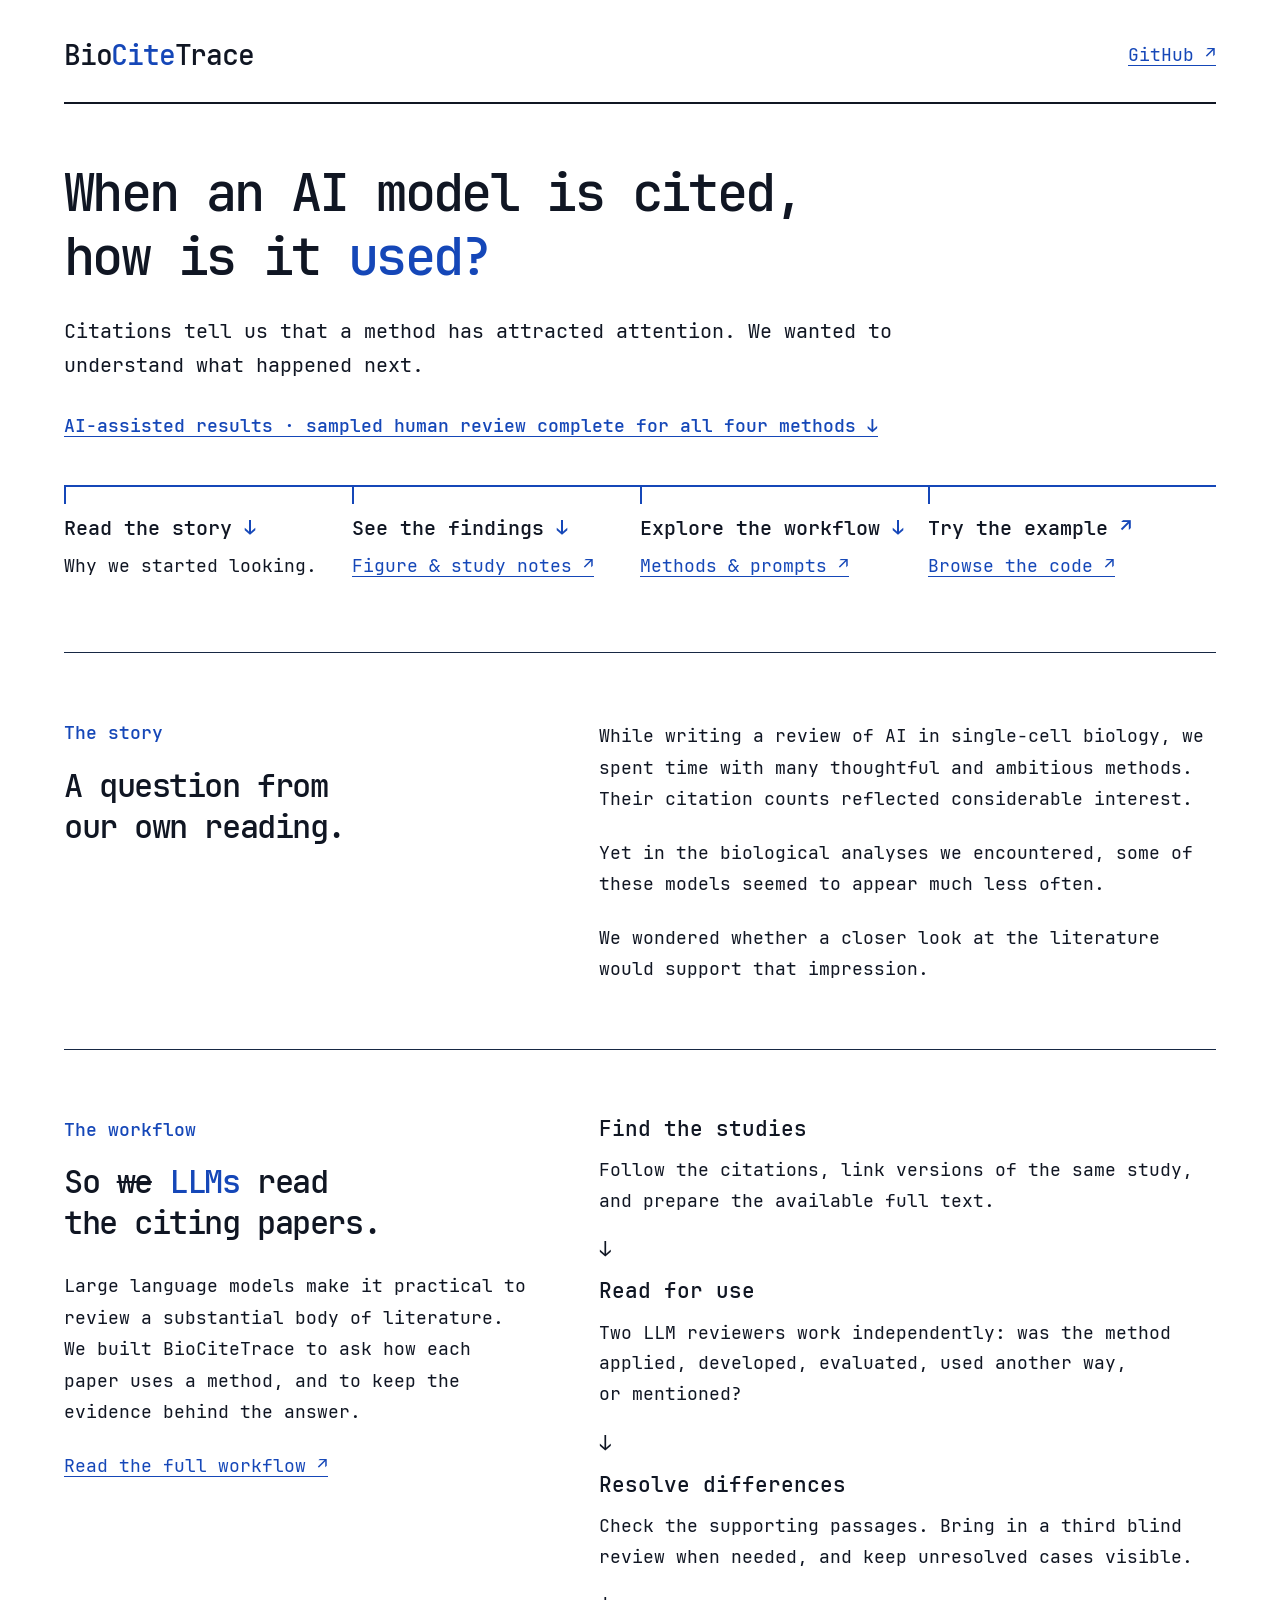
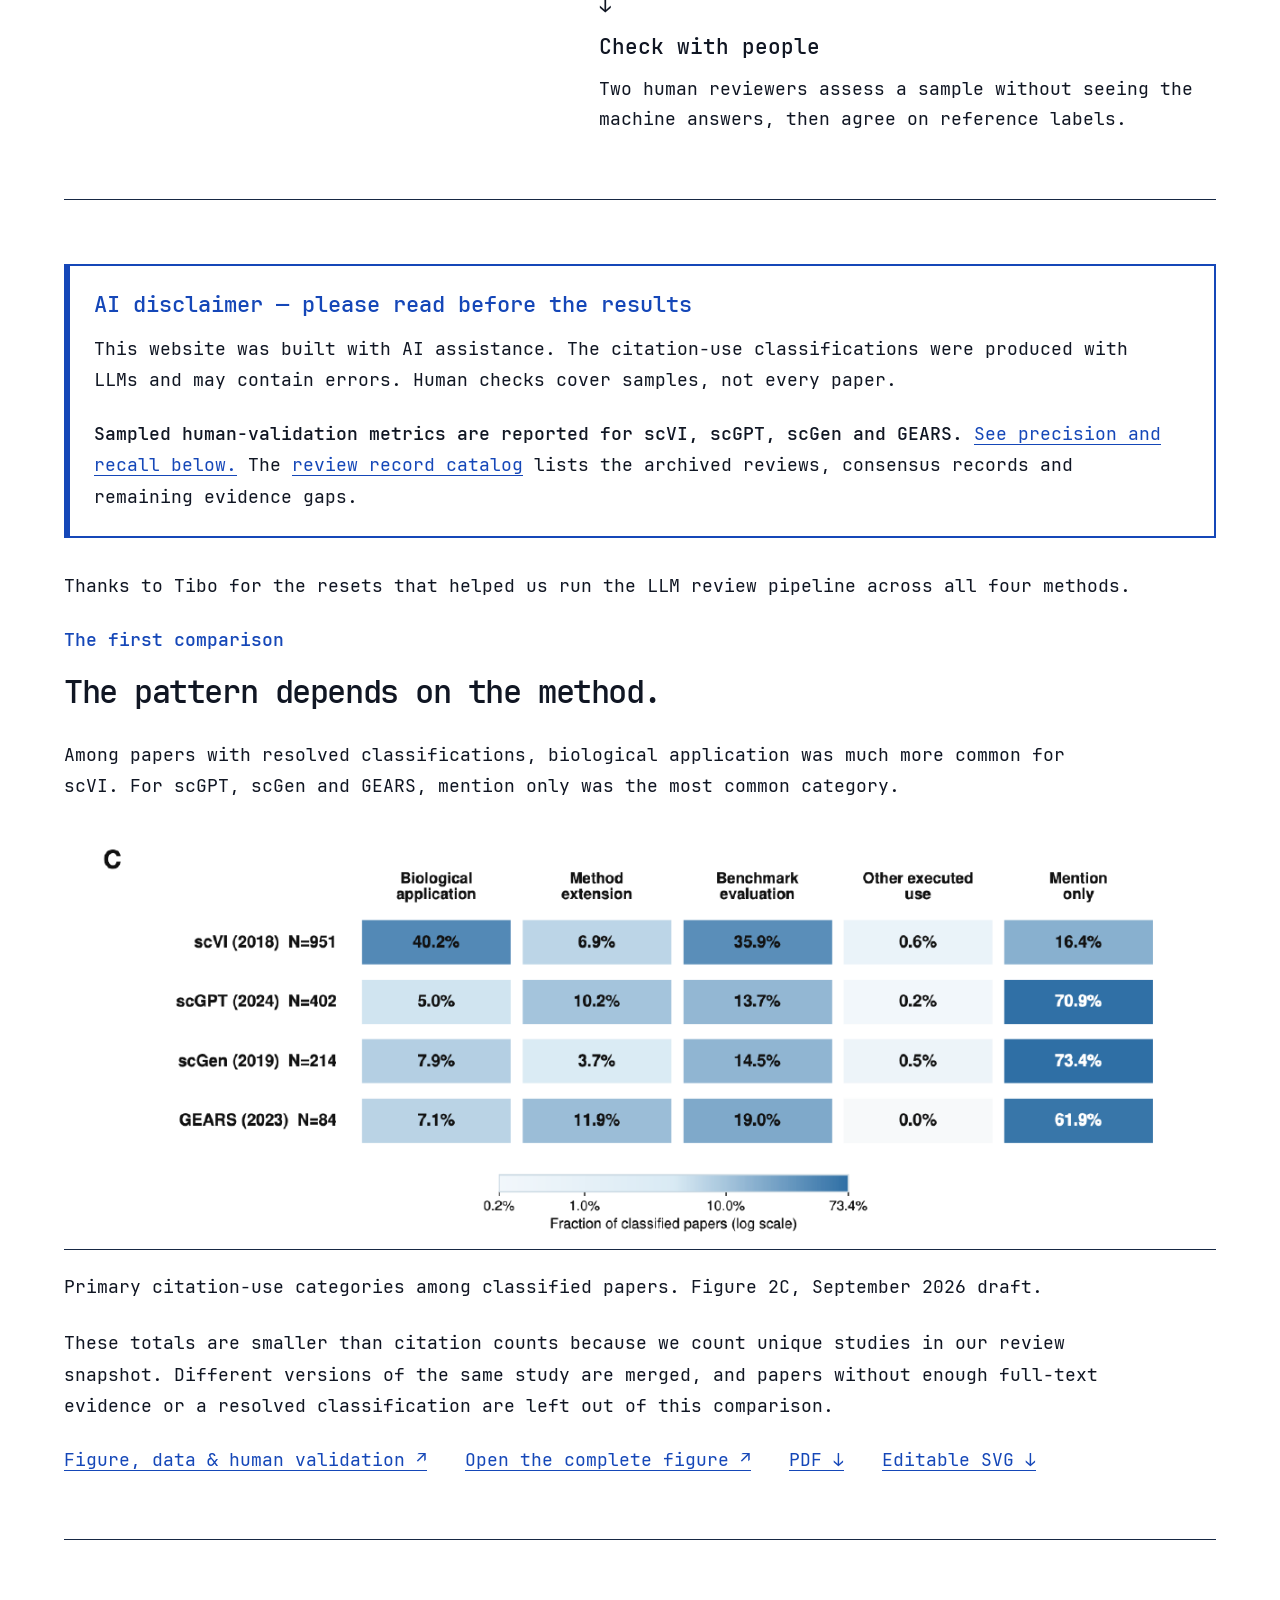
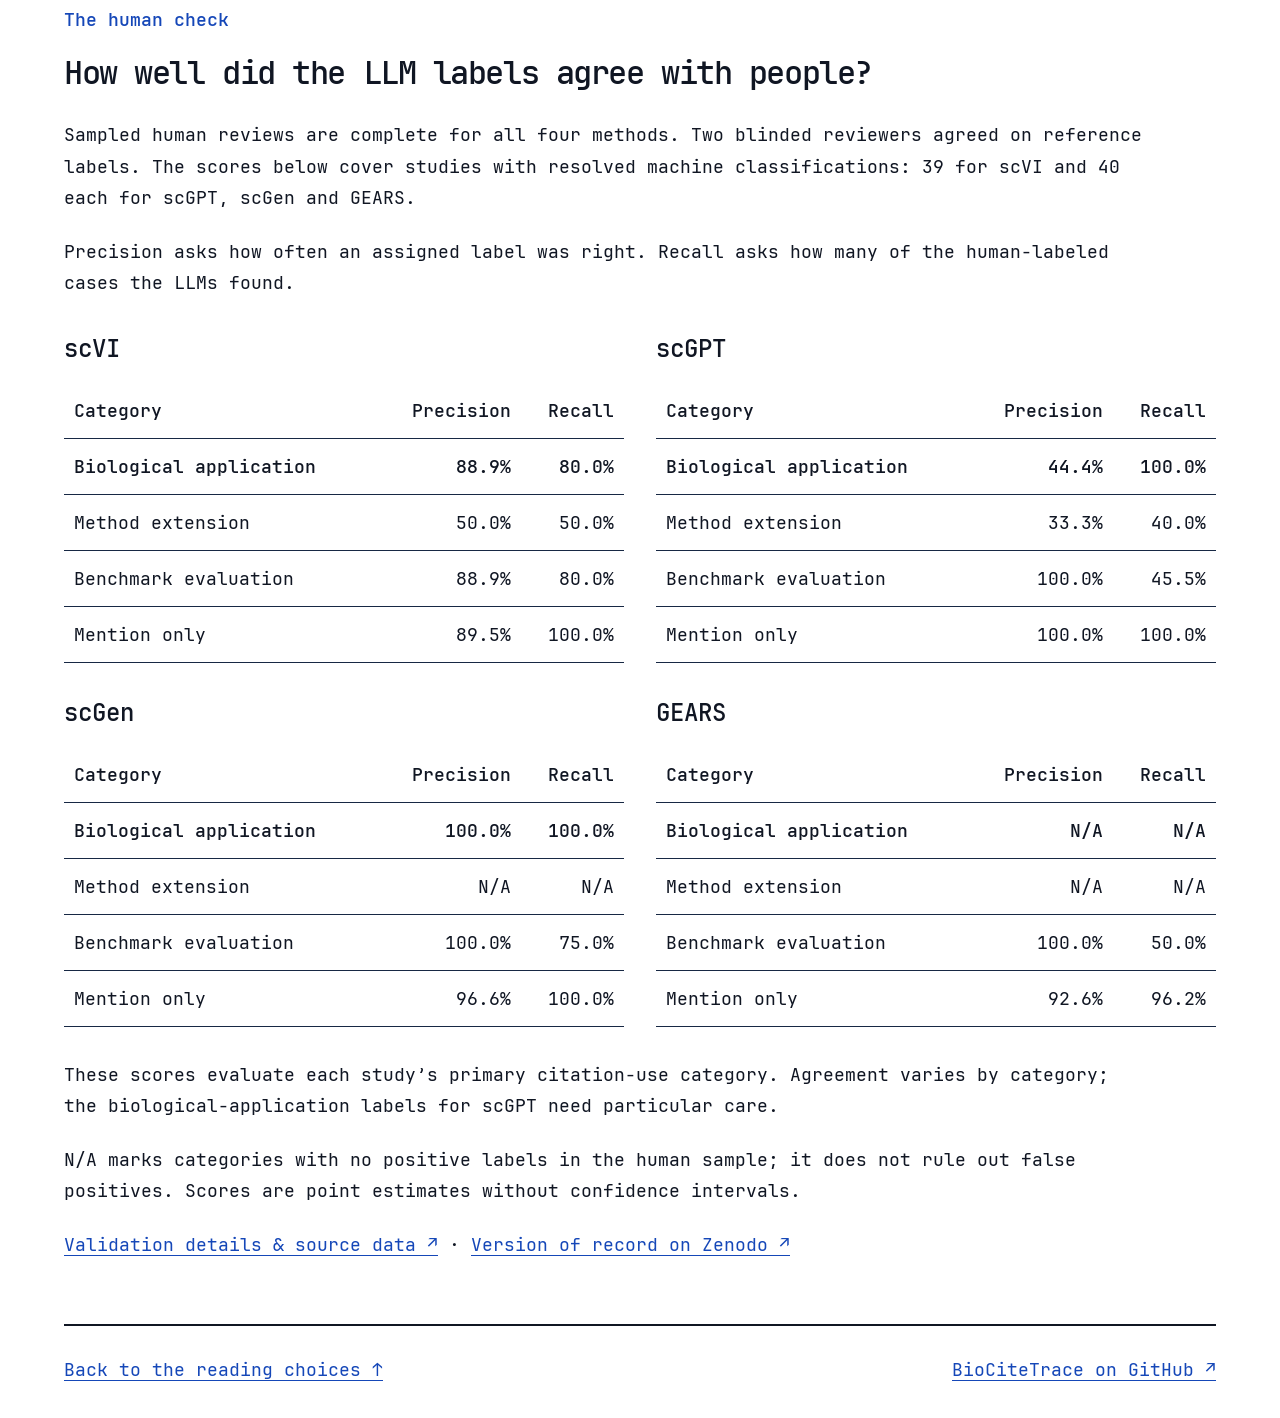
<file: site/index.html>
<!doctype html>
<html lang="en">
<head>
  <meta charset="utf-8">
  <meta name="viewport" content="width=device-width, initial-scale=1">
  <title>BioCiteTrace — How are cited AI models used?</title>
  <meta name="description" content="Read the story, explore the workflow, inspect the findings or try BioCiteTrace: a closer look at how papers use AI methods in single-cell biology.">
  <link rel="preload" href="assets/fonts/JetBrainsMono-Regular.woff2" as="font" type="font/woff2" crossorigin>
  <link rel="preload" href="assets/fonts/JetBrainsMono-SemiBold.woff2" as="font" type="font/woff2" crossorigin>
  <link rel="stylesheet" href="assets/story.css">
</head>
<body>
<a class="skip-link" href="#main">Skip to content</a>
<div class="page">
  <header id="top" class="masthead">
    <a class="brand" href="#top">Bio<span>Cite</span>Trace</a>
    <a href="https://github.com/JiaxinLi-LiGaZn/BioCiteTrace" class="repo-link">GitHub <span aria-hidden="true">↗</span></a>
  </header>
  <main id="main">
    <section class="opening" aria-labelledby="question">
      <h1 id="question">When an AI model is cited,<br>how is it <span>used?</span></h1>
      <p class="lede">Citations tell us that a method has attracted attention. We wanted to understand what happened next.</p>
      <p class="review-status"><a href="#ai-disclaimer">AI-assisted results · sampled human review complete for all four methods ↓</a></p>
      <nav id="explore" class="entry-points" aria-label="Choose what to explore">
        <ul>
          <li>
            <a class="entry-title" href="#story">Read the story <span aria-hidden="true">↓</span></a>
            <p>Why we started looking.</p>
          </li>
          <li>
            <a class="entry-title" href="#findings">See the findings <span aria-hidden="true">↓</span></a>
            <a class="entry-detail" href="https://github.com/JiaxinLi-LiGaZn/BioCiteTrace/blob/main/results/README.md">Figure &amp; study notes ↗</a>
          </li>
          <li>
            <a class="entry-title" href="#workflow">Explore the workflow <span aria-hidden="true">↓</span></a>
            <a class="entry-detail" href="https://github.com/JiaxinLi-LiGaZn/BioCiteTrace/blob/main/docs/README.md">Methods &amp; prompts ↗</a>
          </li>
          <li>
            <a class="entry-title" href="https://github.com/JiaxinLi-LiGaZn/BioCiteTrace/blob/main/scripts/README.md">Try the example <span aria-hidden="true">↗</span></a>
            <a class="entry-detail" href="https://github.com/JiaxinLi-LiGaZn/BioCiteTrace/tree/main/src/citation_use_review">Browse the code ↗</a>
          </li>
        </ul>
      </nav>
    </section>

    <section id="story" class="section" aria-labelledby="story-heading">
      <div class="section-heading">
        <p class="section-label">The story</p>
        <h2 id="story-heading">A question from our own reading.</h2>
      </div>
      <div class="prose">
        <p>While writing a review of AI in single-cell biology, we spent time with many thoughtful and ambitious methods. Their citation counts reflected considerable interest.</p>
        <p>Yet in the biological analyses we encountered, some of these models seemed to appear much less often.</p>
        <p>We wondered whether a closer look at the literature would support that impression.</p>
      </div>
    </section>

    <section id="workflow" class="section" aria-labelledby="workflow-heading">
      <div class="section-heading">
        <p class="section-label">The workflow</p>
        <h2 id="workflow-heading">So <del>we</del> <span class="reviewer-name">LLMs</span> read the citing papers.</h2>
        <p>Large language models make it practical to review a substantial body of literature. We built BioCiteTrace to ask how each paper uses a method, and to keep the evidence behind the answer.</p>
        <a href="https://github.com/JiaxinLi-LiGaZn/BioCiteTrace/blob/main/docs/README.md">Read the full workflow ↗</a>
      </div>
      <ol class="steps" role="list">
        <li><h3>Find the studies</h3><p>Follow the citations, link versions of the same study, and prepare the available full text.</p></li>
        <li><h3>Read for use</h3><p>Two LLM reviewers work independently: was the method applied, developed, evaluated, used another way, or mentioned?</p></li>
        <li><h3>Resolve differences</h3><p>Check the supporting passages. Bring in a third blind review when needed, and keep unresolved cases visible.</p></li>
        <li><h3>Check with people</h3><p>Two human reviewers assess a sample without seeing the machine answers, then agree on reference labels.</p></li>
      </ol>
    </section>

    <section id="findings" class="section findings" aria-labelledby="findings-heading">
      <aside id="ai-disclaimer" class="ai-disclaimer" aria-labelledby="ai-disclaimer-heading">
        <h3 id="ai-disclaimer-heading">AI disclaimer — please read before the results</h3>
        <p>This website was built with AI assistance. The citation-use classifications were produced with LLMs and may contain errors. Human checks cover samples, not every paper.</p>
        <p><strong>Sampled human-validation metrics are reported for scVI, scGPT, scGen and GEARS.</strong> <a href="#human-validation">See precision and recall below.</a> The <a href="https://github.com/JiaxinLi-LiGaZn/BioCiteTrace/blob/main/human_reviewers/CATALOG.md">review record catalog</a> lists the archived reviews, consensus records and remaining evidence gaps.</p>
      </aside>
      <p class="acknowledgment">Thanks to Tibo for the resets that helped us run the LLM review pipeline across all four methods.</p>
      <div class="results-intro">
        <p class="section-label">The first comparison</p>
        <h2 id="findings-heading">The pattern depends on the method.</h2>
        <p>Among papers with resolved classifications, biological application was much more common for scVI. For scGPT, scGen and GEARS, mention only was the most common category.</p>
      </div>
      <figure aria-labelledby="figure-caption">
        <div class="figure-scroll" tabindex="0" role="region" aria-label="Citation-use figure; scroll horizontally to see all categories on smaller screens">
          <img src="assets/citation-use-panel.png" width="1279" height="459" loading="lazy" alt="Primary citation-use categories among classified papers. scVI: 40.2% biological application and 16.4% mention only, n=951. scGPT: 5.0% and 70.9%, n=402. scGen: 7.9% and 73.4%, n=214. GEARS: 7.1% and 61.9%, n=84. All five categories and exact values are available in the study notes.">
        </div>
        <figcaption id="figure-caption">Primary citation-use categories among classified papers. Figure 2C, September 2026 draft.</figcaption>
      </figure>
      <p class="scope-note">These totals are smaller than citation counts because we count unique studies in our review snapshot. Different versions of the same study are merged, and papers without enough full-text evidence or a resolved classification are left out of this comparison.</p>
      <div class="result-links">
        <a href="https://github.com/JiaxinLi-LiGaZn/BioCiteTrace/blob/main/results/README.md">Figure, data &amp; human validation ↗</a>
        <a href="assets/figures/figure-2-high-resolution.png">Open the complete figure ↗</a>
        <a href="assets/figures/figure-2.pdf" download>PDF ↓</a>
        <a href="assets/figures/figure-2-editable.svg" download>Editable SVG ↓</a>
      </div>
    </section>
    <span id="validation" aria-hidden="true"></span>
    <section id="human-validation" class="section human-validation" aria-labelledby="validation-heading">
      <p class="section-label">The human check</p>
      <h2 id="validation-heading">How well did the LLM labels agree with people?</h2>
      <p>Sampled human reviews are complete for all four methods. Two blinded reviewers agreed on reference labels. The scores below cover studies with resolved machine classifications: 39 for scVI and 40 each for scGPT, scGen and GEARS.</p>
      <p>Precision asks how often an assigned label was right. Recall asks how many of the human-labeled cases the LLMs found.</p>
      <div class="validation-tables">
        <div class="validation-table-scroll" tabindex="0" role="region" aria-label="scVI precision and recall; scroll horizontally on smaller screens">
          <table class="validation-table">
            <caption>scVI</caption>
            <thead><tr><th scope="col">Category</th><th scope="col">Precision</th><th scope="col">Recall</th></tr></thead>
            <tbody><tr><th scope="row">Biological application</th><td>88.9%</td><td>80.0%</td></tr>
<tr><th scope="row">Method extension</th><td>50.0%</td><td>50.0%</td></tr>
<tr><th scope="row">Benchmark evaluation</th><td>88.9%</td><td>80.0%</td></tr>
<tr><th scope="row">Mention only</th><td>89.5%</td><td>100.0%</td></tr></tbody>
          </table>
        </div>
        <div class="validation-table-scroll" tabindex="0" role="region" aria-label="scGPT precision and recall; scroll horizontally on smaller screens">
          <table class="validation-table">
            <caption>scGPT</caption>
            <thead><tr><th scope="col">Category</th><th scope="col">Precision</th><th scope="col">Recall</th></tr></thead>
            <tbody><tr><th scope="row">Biological application</th><td>44.4%</td><td>100.0%</td></tr>
<tr><th scope="row">Method extension</th><td>33.3%</td><td>40.0%</td></tr>
<tr><th scope="row">Benchmark evaluation</th><td>100.0%</td><td>45.5%</td></tr>
<tr><th scope="row">Mention only</th><td>100.0%</td><td>100.0%</td></tr></tbody>
          </table>
        </div>
        <div class="validation-table-scroll" tabindex="0" role="region" aria-label="scGen precision and recall; scroll horizontally on smaller screens">
          <table class="validation-table">
            <caption>scGen</caption>
            <thead><tr><th scope="col">Category</th><th scope="col">Precision</th><th scope="col">Recall</th></tr></thead>
            <tbody><tr><th scope="row">Biological application</th><td>100.0%</td><td>100.0%</td></tr>
<tr><th scope="row">Method extension</th><td>N/A</td><td>N/A</td></tr>
<tr><th scope="row">Benchmark evaluation</th><td>100.0%</td><td>75.0%</td></tr>
<tr><th scope="row">Mention only</th><td>96.6%</td><td>100.0%</td></tr></tbody>
          </table>
        </div>
        <div class="validation-table-scroll" tabindex="0" role="region" aria-label="GEARS precision and recall; scroll horizontally on smaller screens">
          <table class="validation-table">
            <caption>GEARS</caption>
            <thead><tr><th scope="col">Category</th><th scope="col">Precision</th><th scope="col">Recall</th></tr></thead>
            <tbody><tr><th scope="row">Biological application</th><td>N/A</td><td>N/A</td></tr>
<tr><th scope="row">Method extension</th><td>N/A</td><td>N/A</td></tr>
<tr><th scope="row">Benchmark evaluation</th><td>100.0%</td><td>50.0%</td></tr>
<tr><th scope="row">Mention only</th><td>92.6%</td><td>96.2%</td></tr></tbody>
          </table>
        </div>
      </div>
      <p>These scores evaluate each study’s primary citation-use category. Agreement varies by category; the biological-application labels for scGPT need particular care.</p>
      <p>N/A marks categories with no positive labels in the human sample; it does not rule out false positives. Scores are point estimates without confidence intervals.</p>
      <p><a href="https://github.com/JiaxinLi-LiGaZn/BioCiteTrace/blob/main/results/README.md">Validation details &amp; source data ↗</a> · <a href="https://doi.org/10.5281/zenodo.22757889">Version of record on Zenodo ↗</a></p>
    </section>
  </main>
  <footer><a href="#explore">Back to the reading choices ↑</a><a href="https://github.com/JiaxinLi-LiGaZn/BioCiteTrace">BioCiteTrace on GitHub ↗</a></footer>
</div>
</body>
</html>
</file>
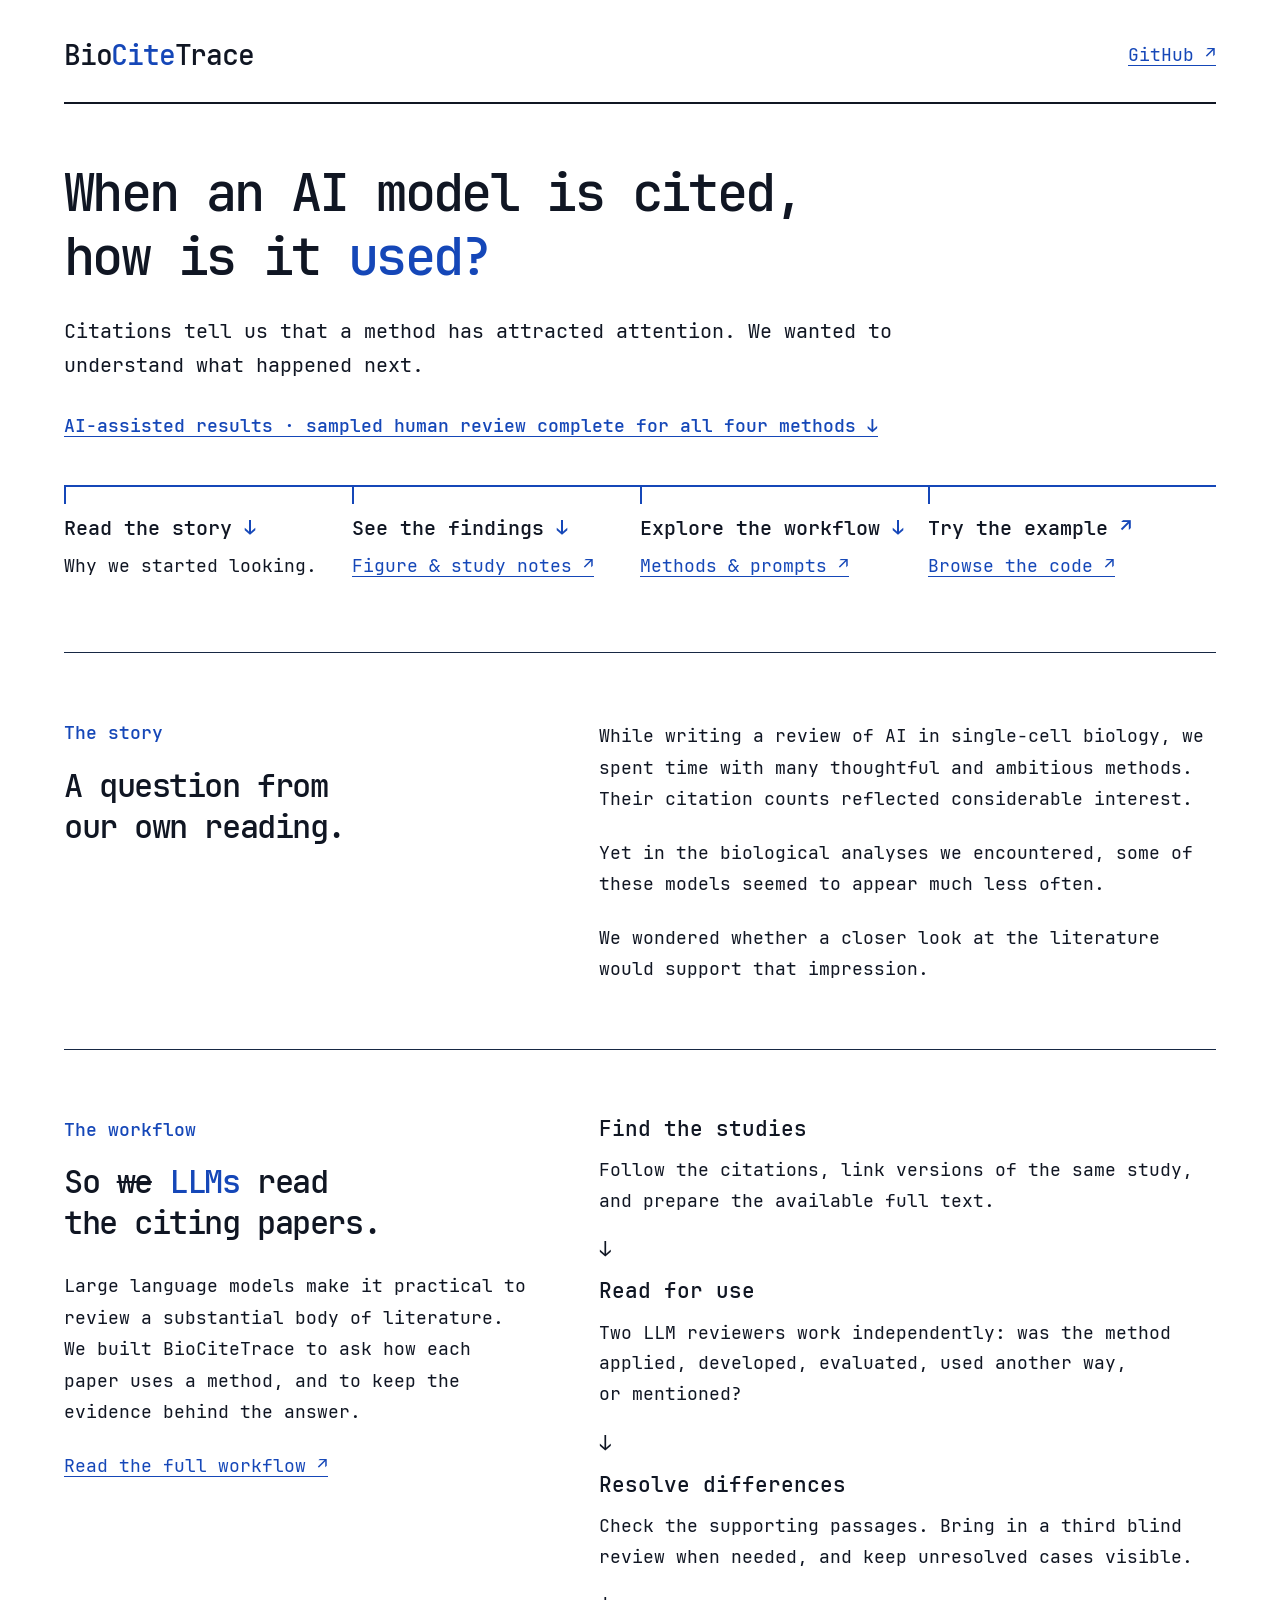
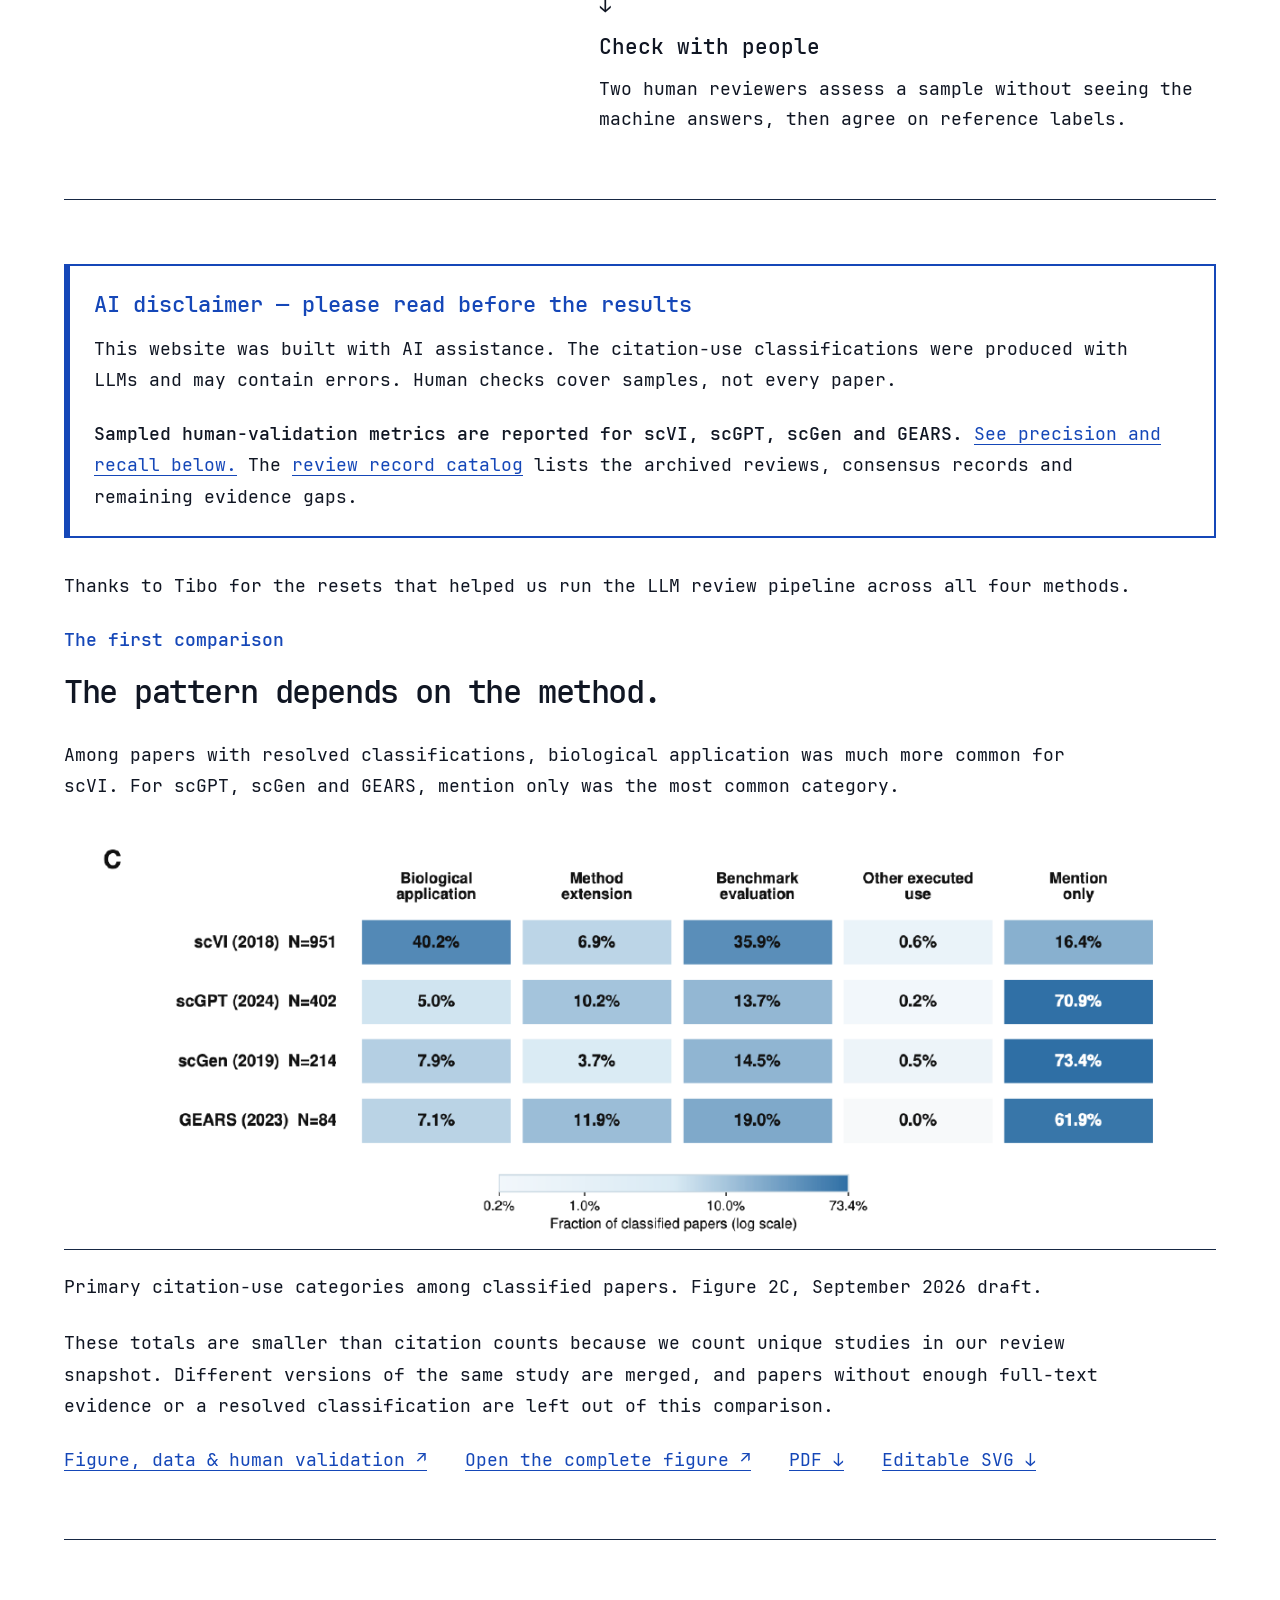
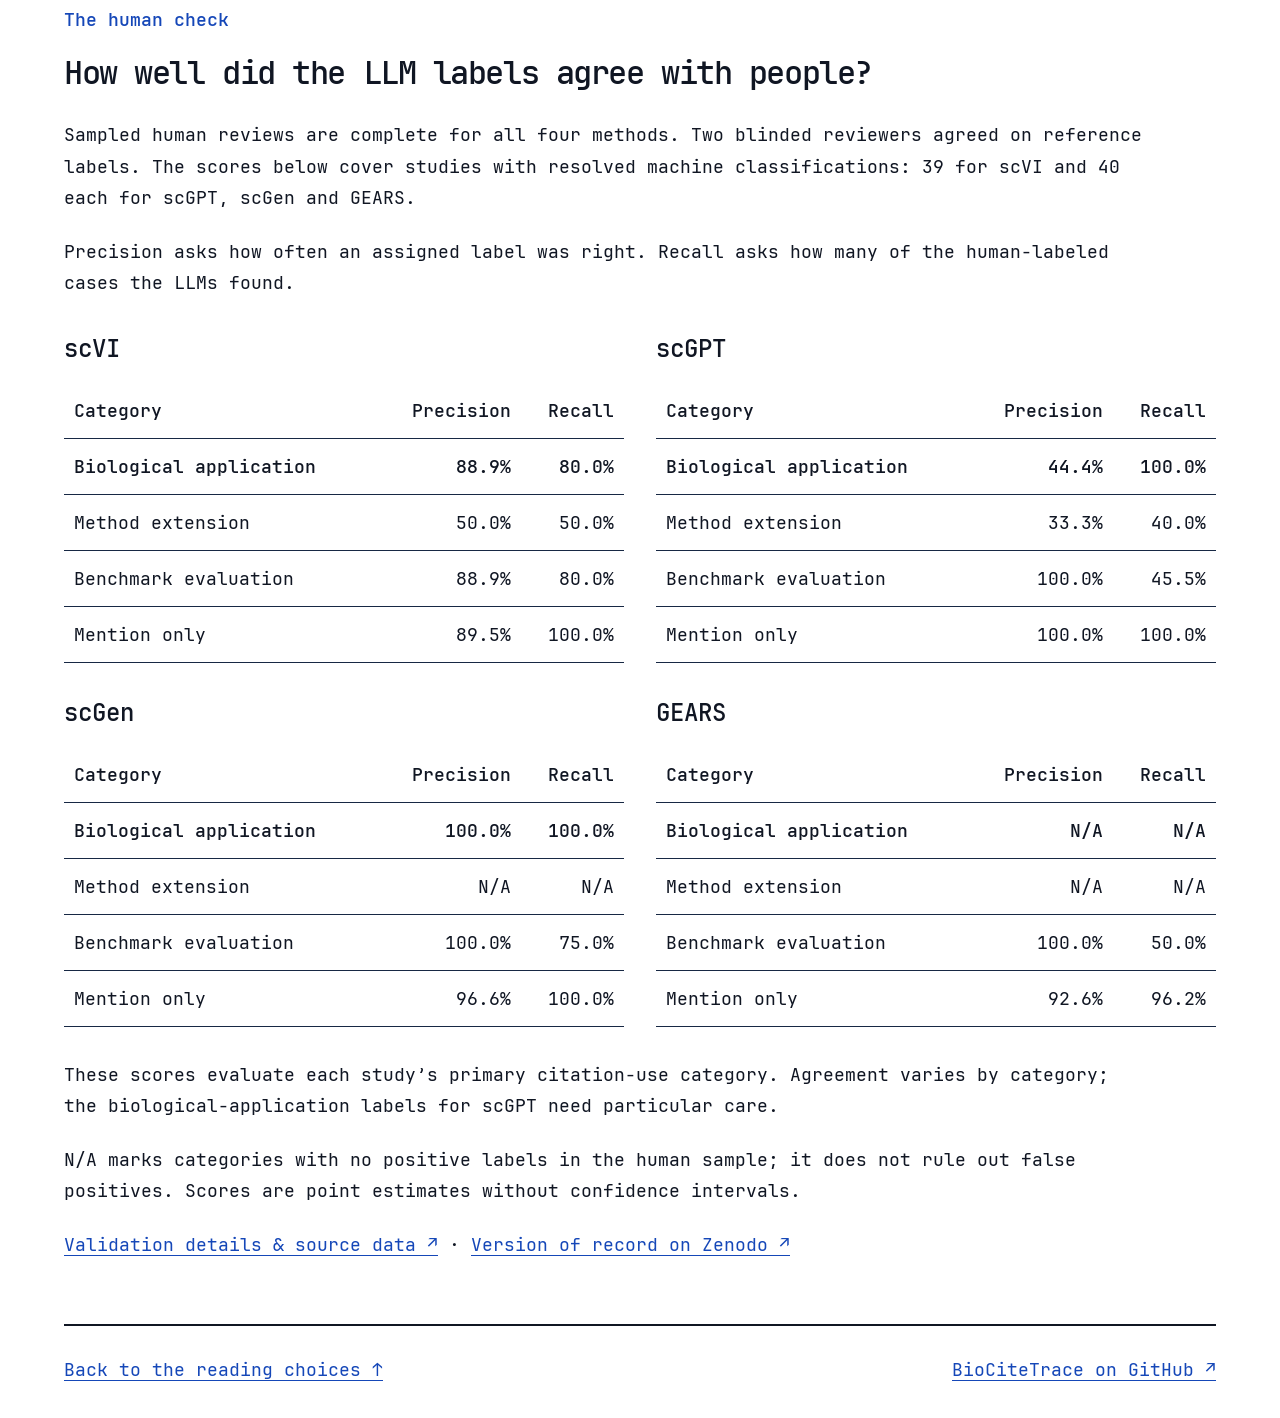
<file: site/explore.html>
<!doctype html>
<html lang="en">
<head>
  <meta charset="utf-8">
  <meta name="viewport" content="width=device-width, initial-scale=1">
  <meta http-equiv="refresh" content="0; url=index.html#explore">
  <title>BioCiteTrace</title>
  <link rel="stylesheet" href="assets/story.css">
</head>
<body><main class="redirect"><a href="index.html#explore">Continue to BioCiteTrace →</a></main></body>
</html>
</file>
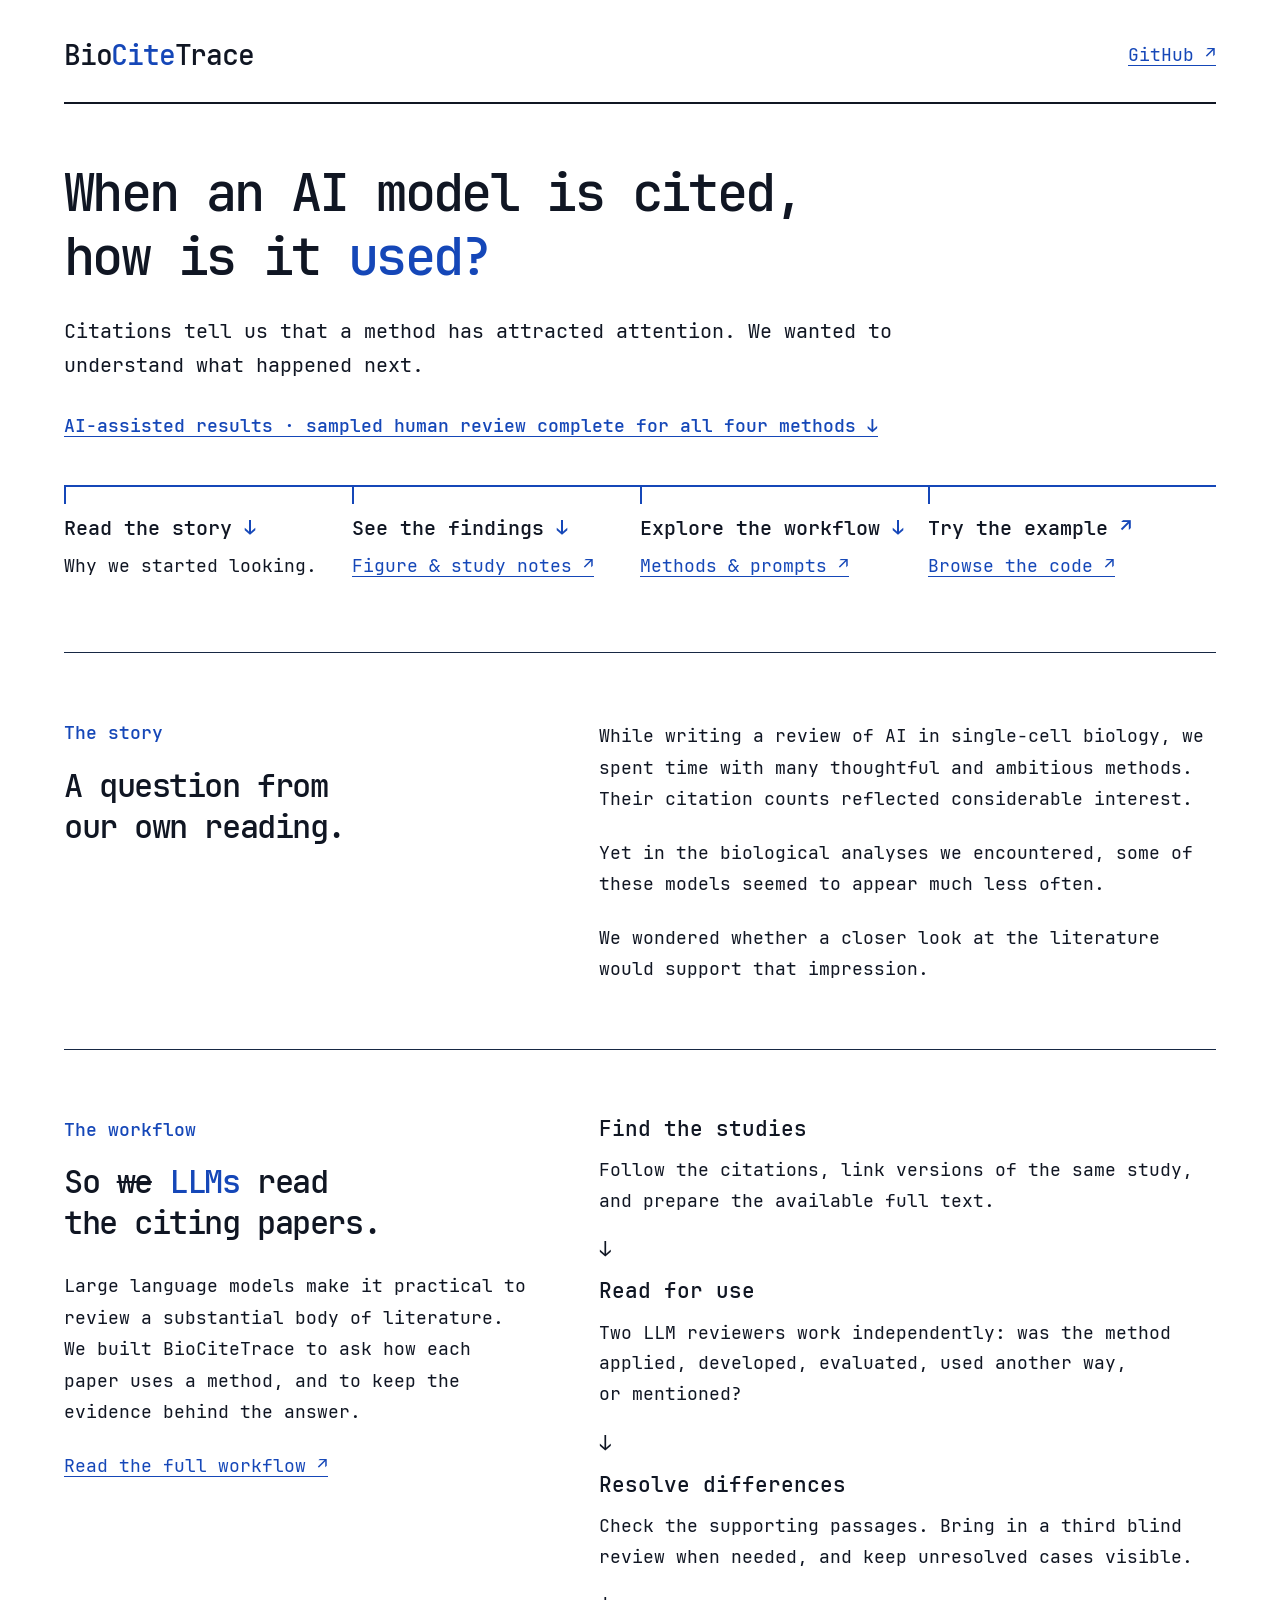
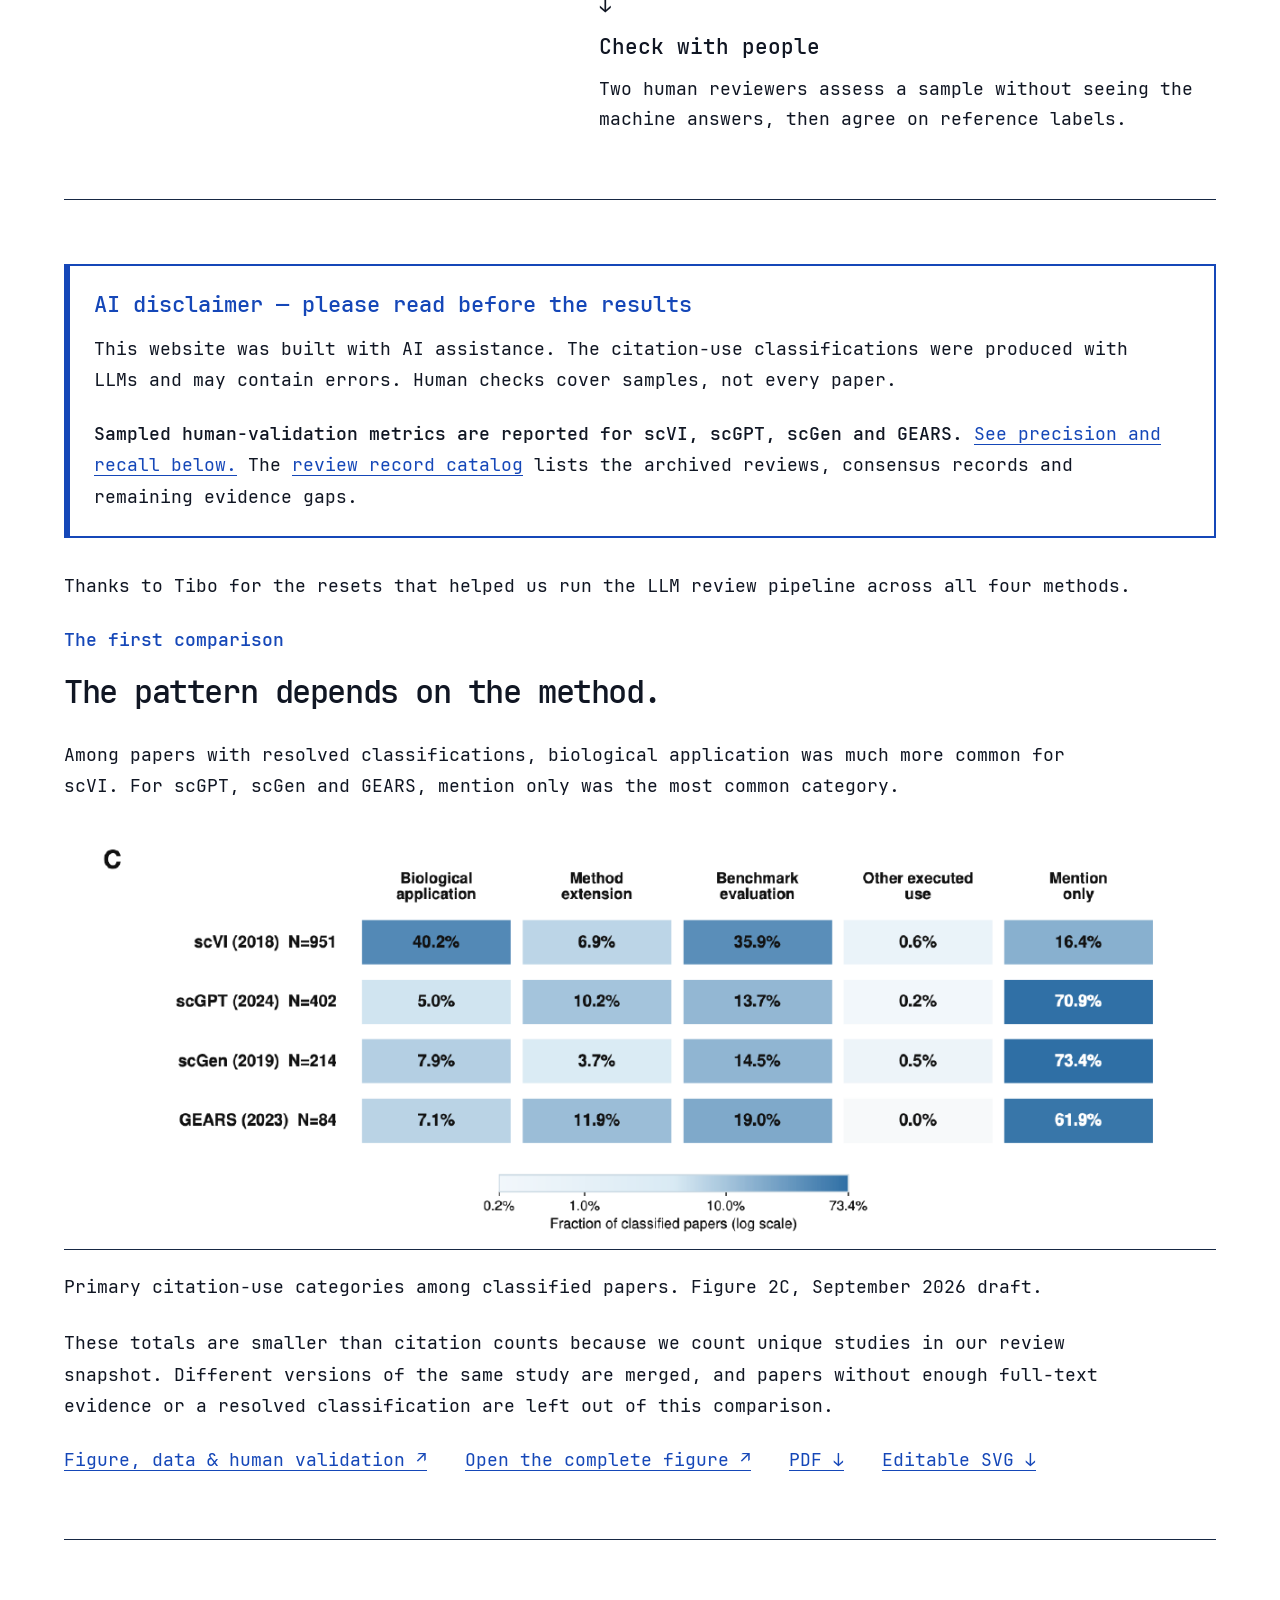
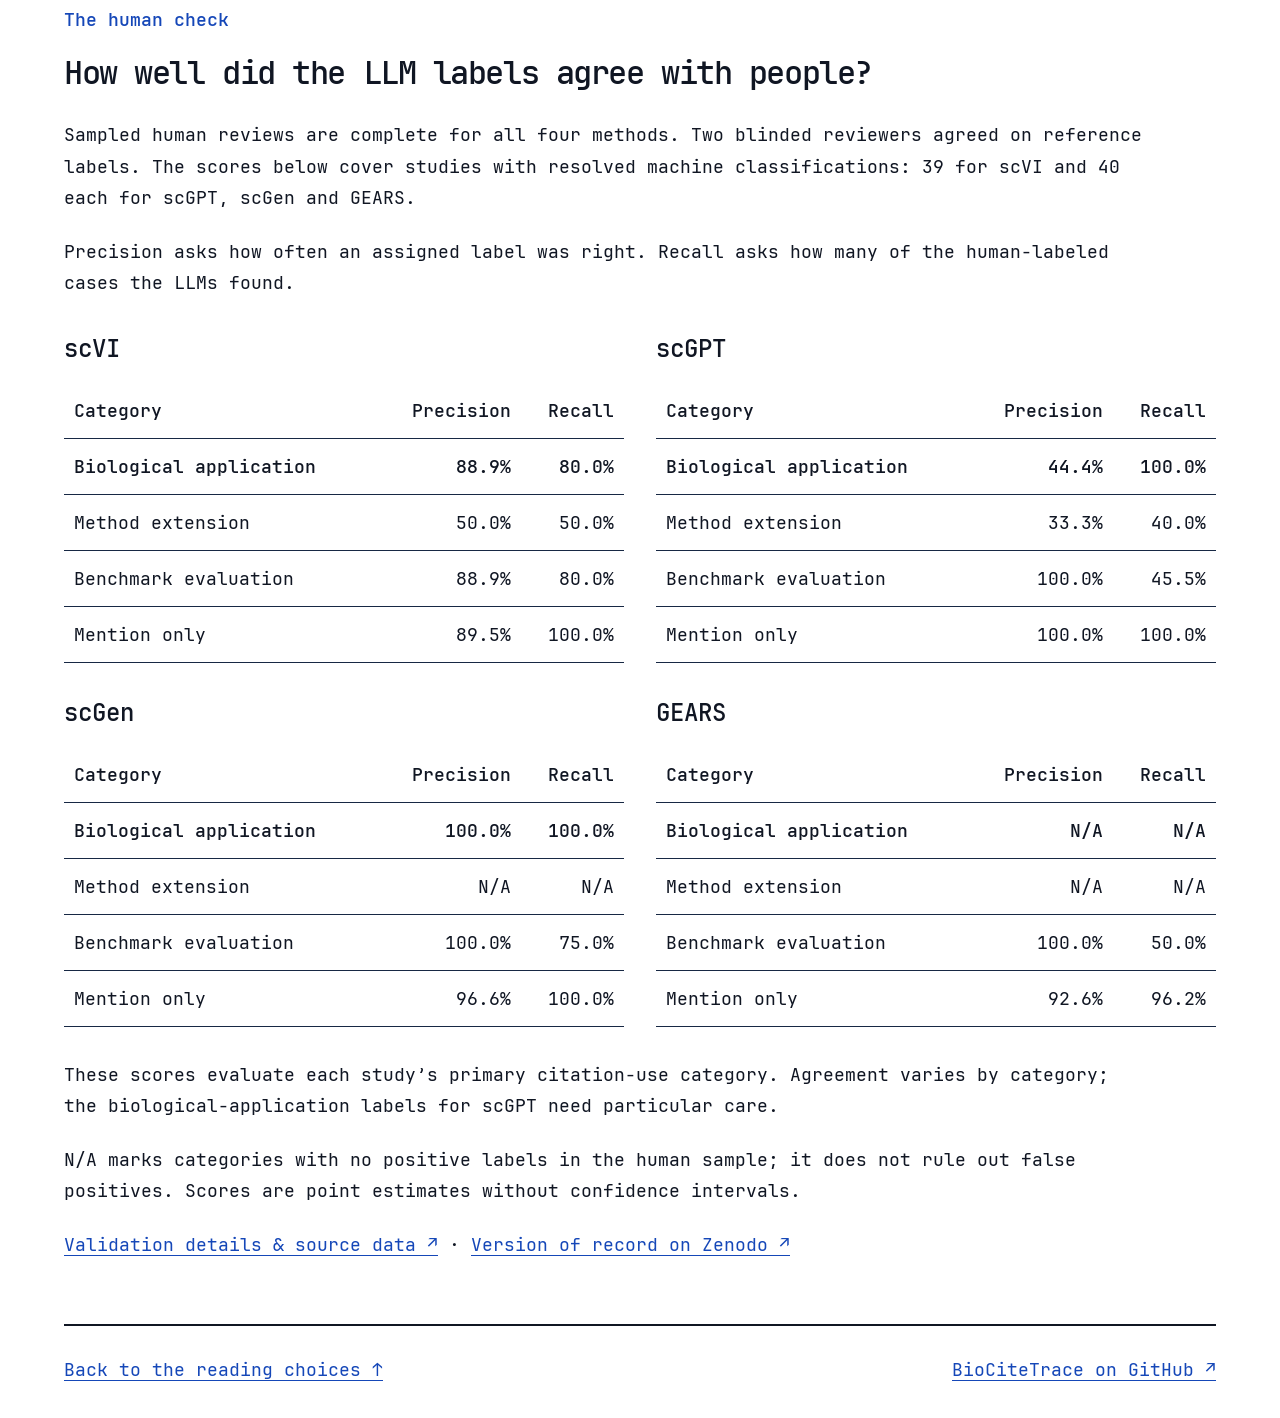
<file: site/findings.html>
<!doctype html>
<html lang="en">
<head>
  <meta charset="utf-8">
  <meta name="viewport" content="width=device-width, initial-scale=1">
  <meta http-equiv="refresh" content="0; url=index.html#findings">
  <title>BioCiteTrace</title>
  <link rel="stylesheet" href="assets/story.css">
</head>
<body><main class="redirect"><a href="index.html#findings">Continue to BioCiteTrace →</a></main></body>
</html>
</file>
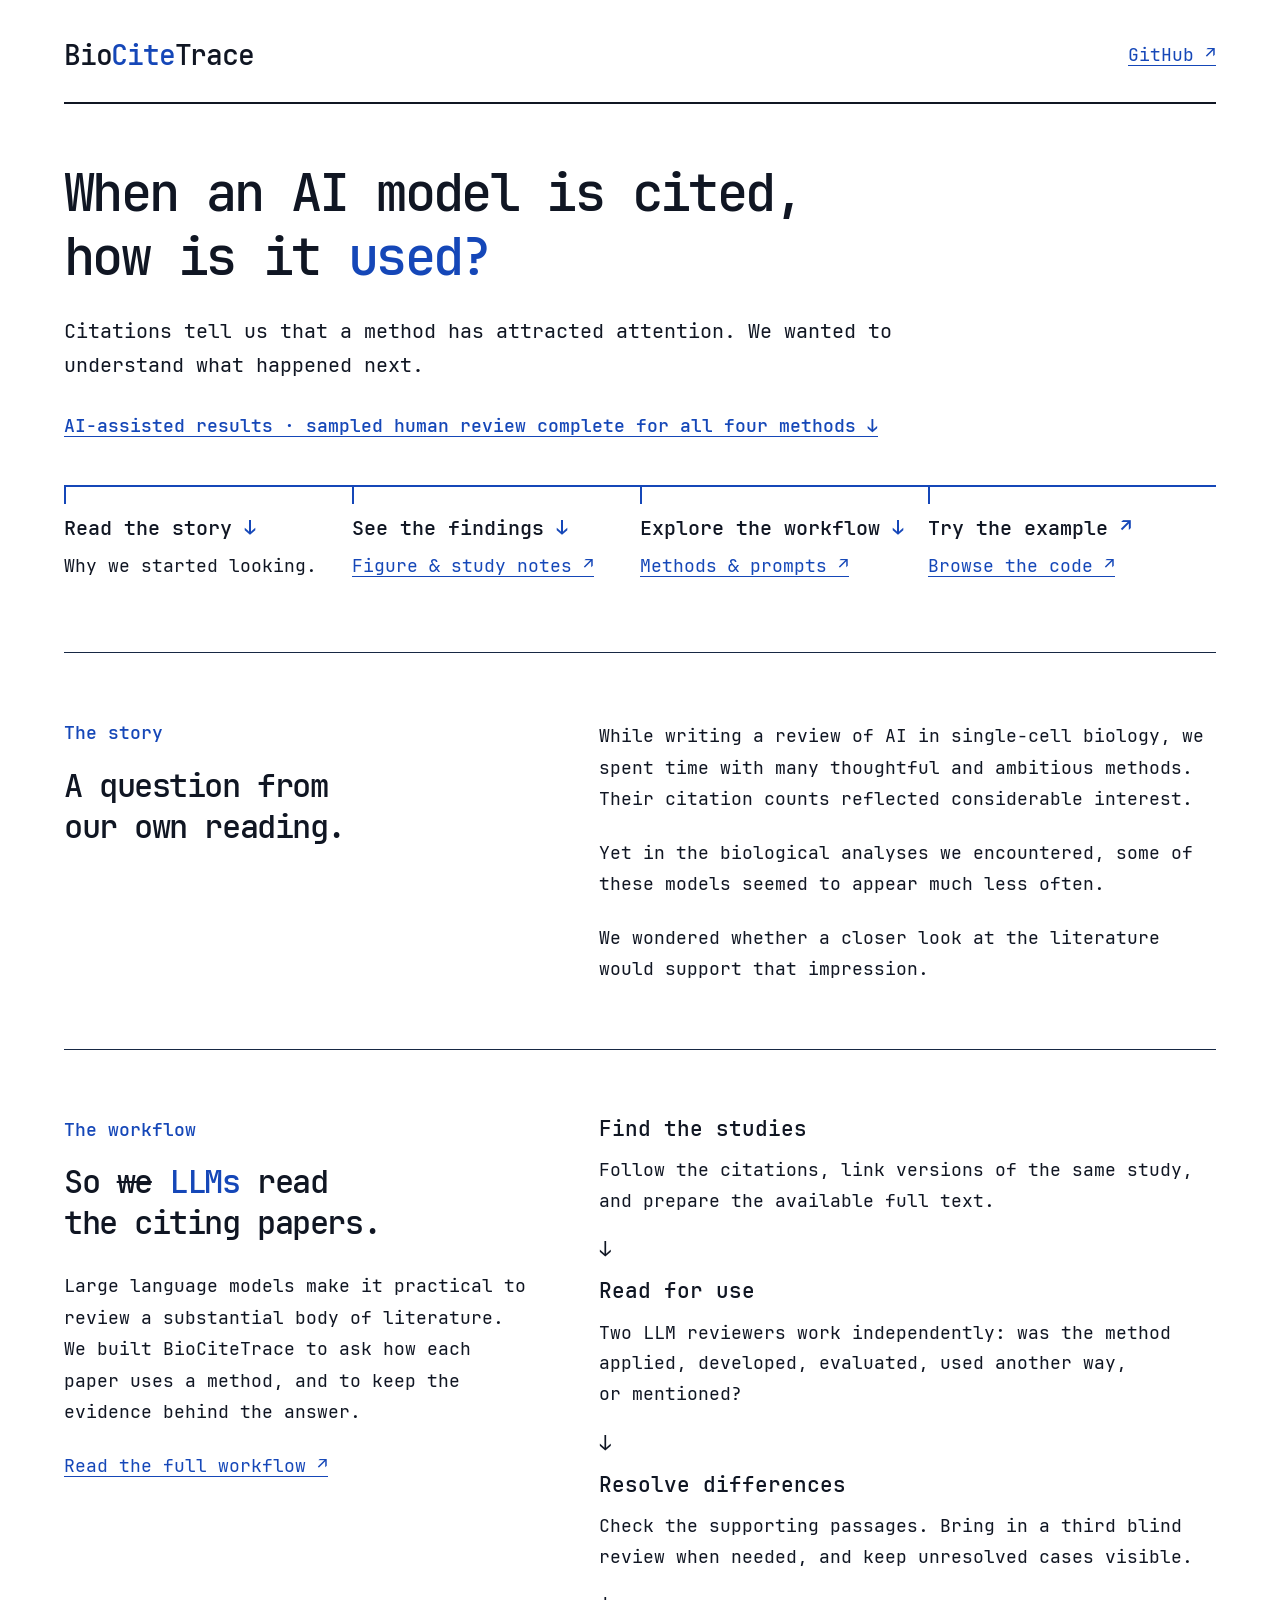
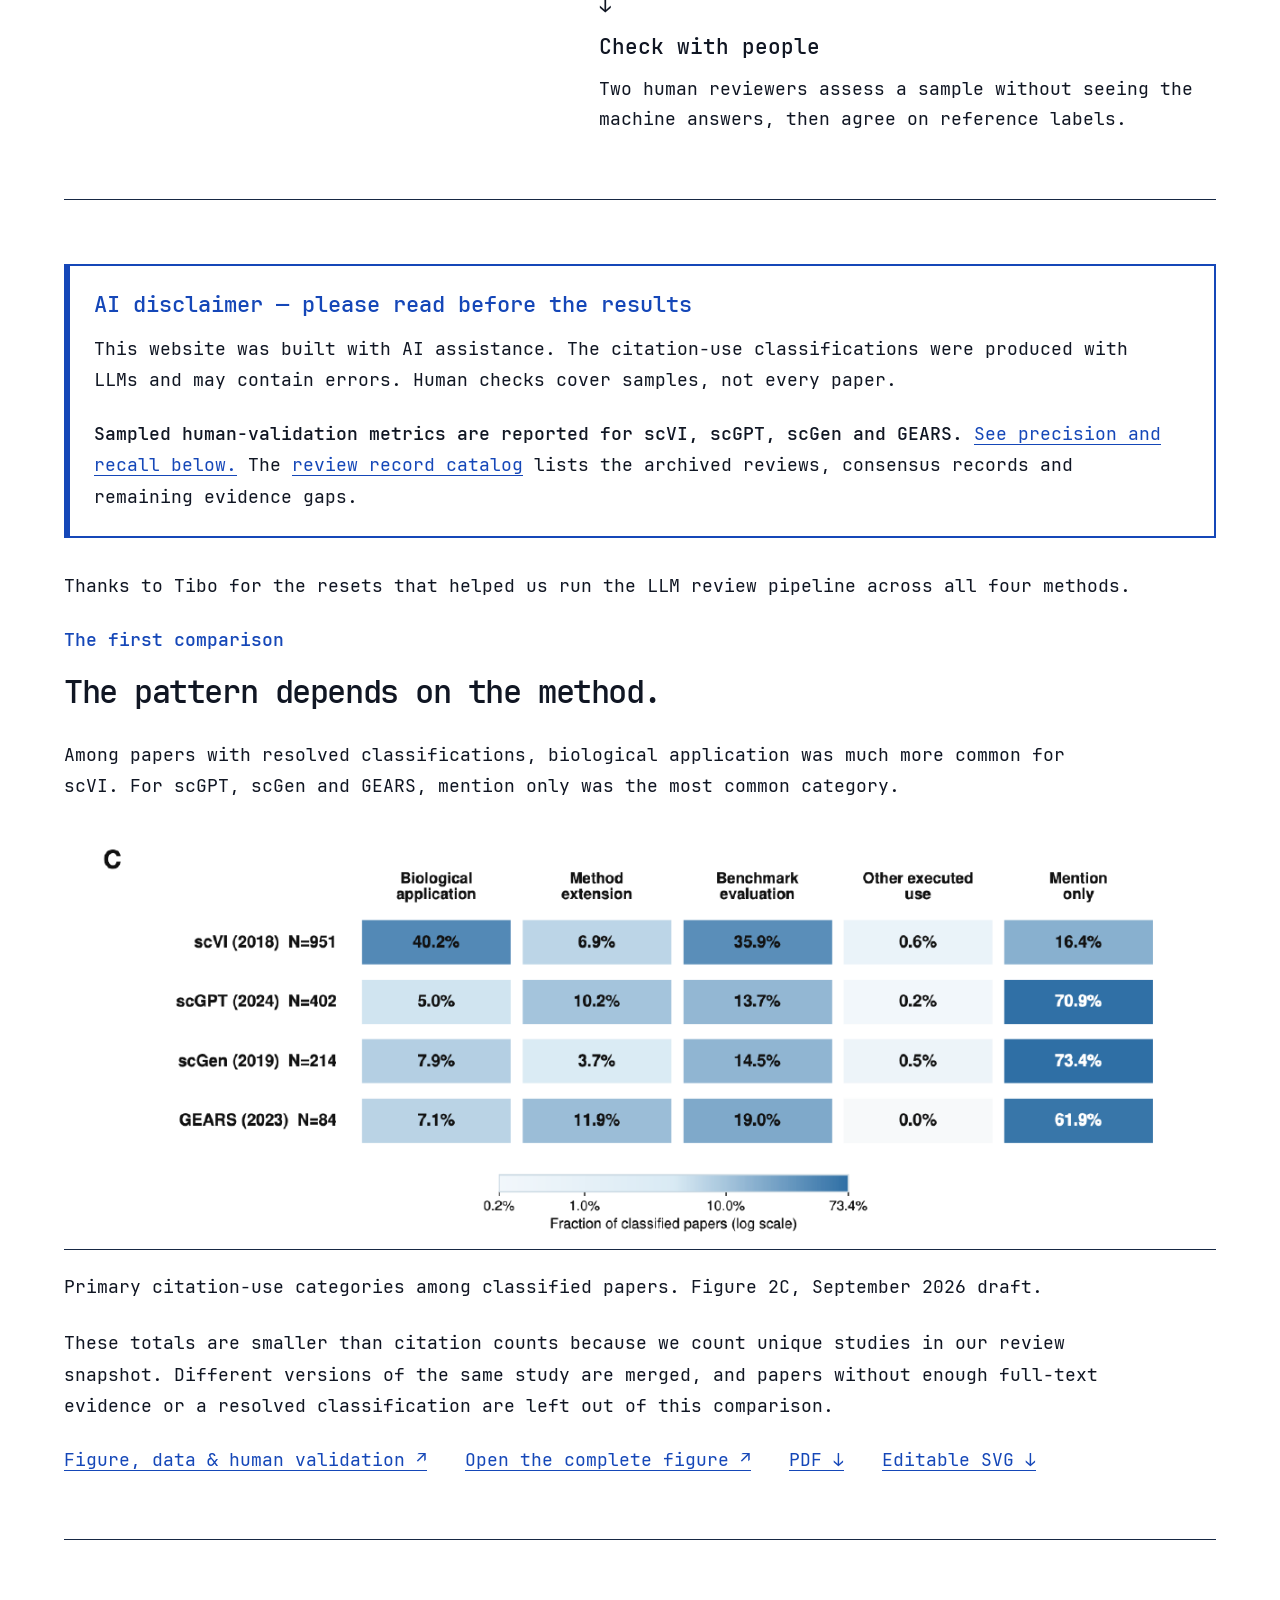
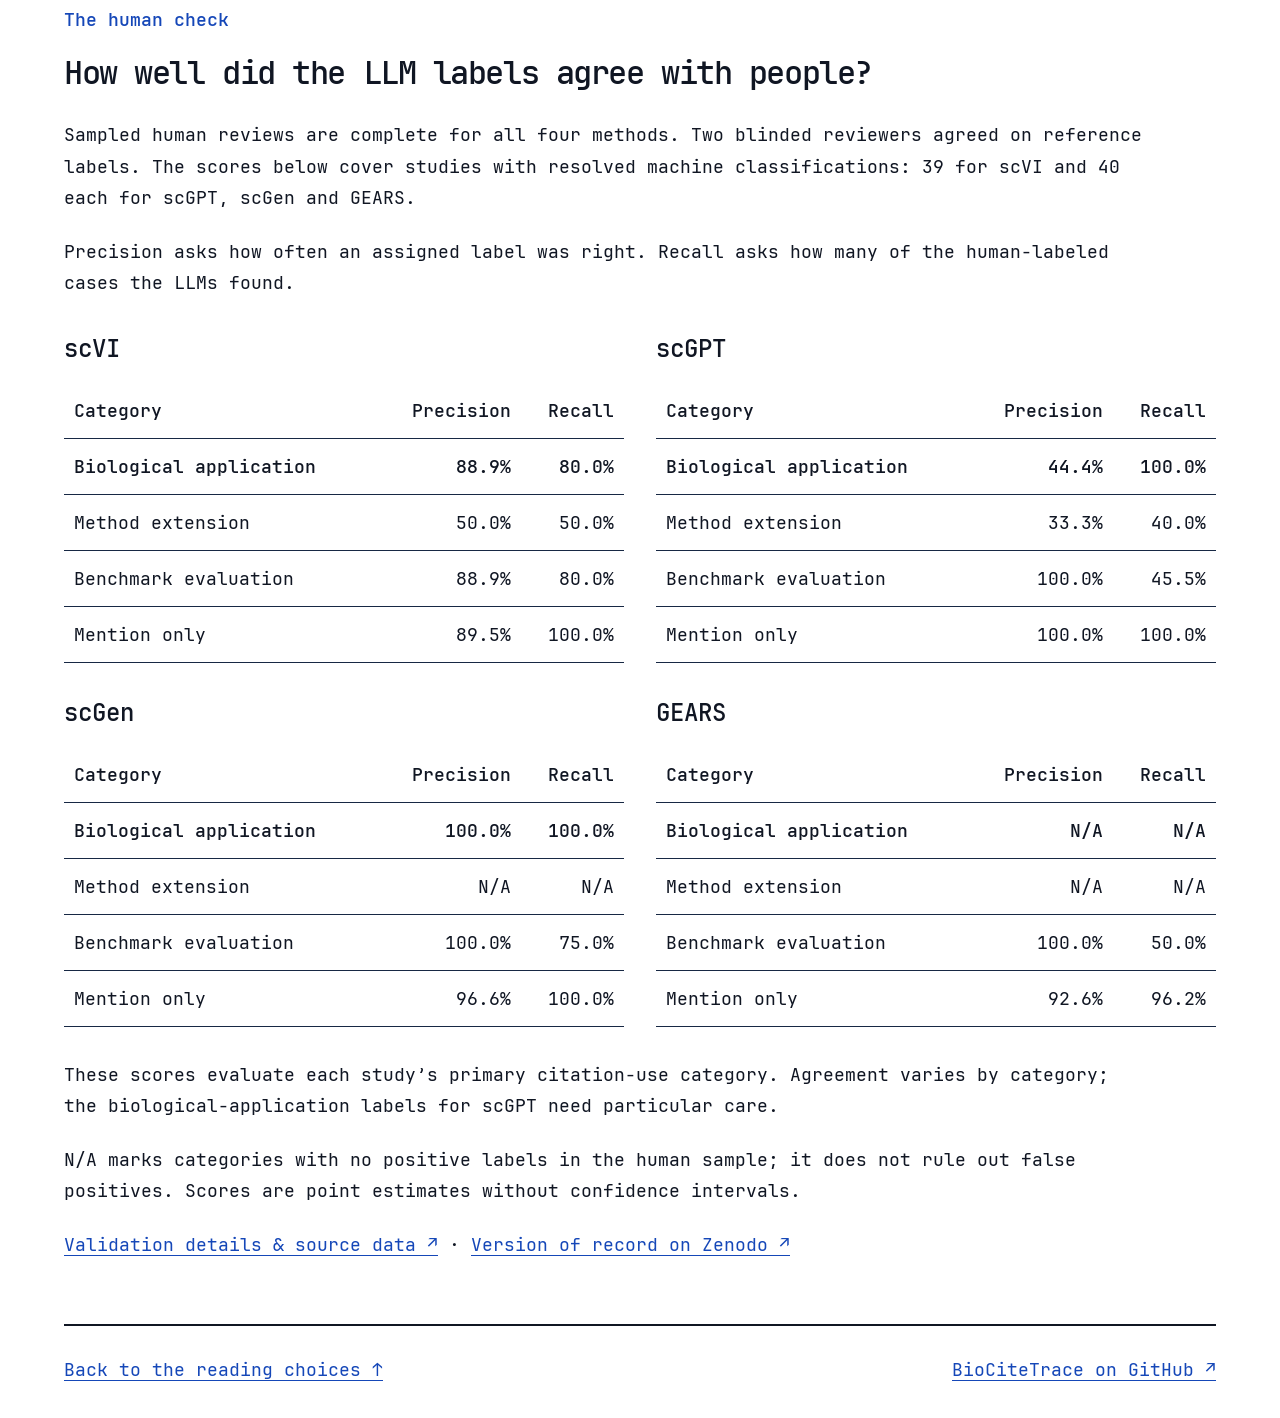
<file: site/story.html>
<!doctype html>
<html lang="en">
<head>
  <meta charset="utf-8">
  <meta name="viewport" content="width=device-width, initial-scale=1">
  <meta http-equiv="refresh" content="0; url=index.html#story">
  <title>BioCiteTrace</title>
  <link rel="stylesheet" href="assets/story.css">
</head>
<body><main class="redirect"><a href="index.html#story">Continue to BioCiteTrace →</a></main></body>
</html>
</file>
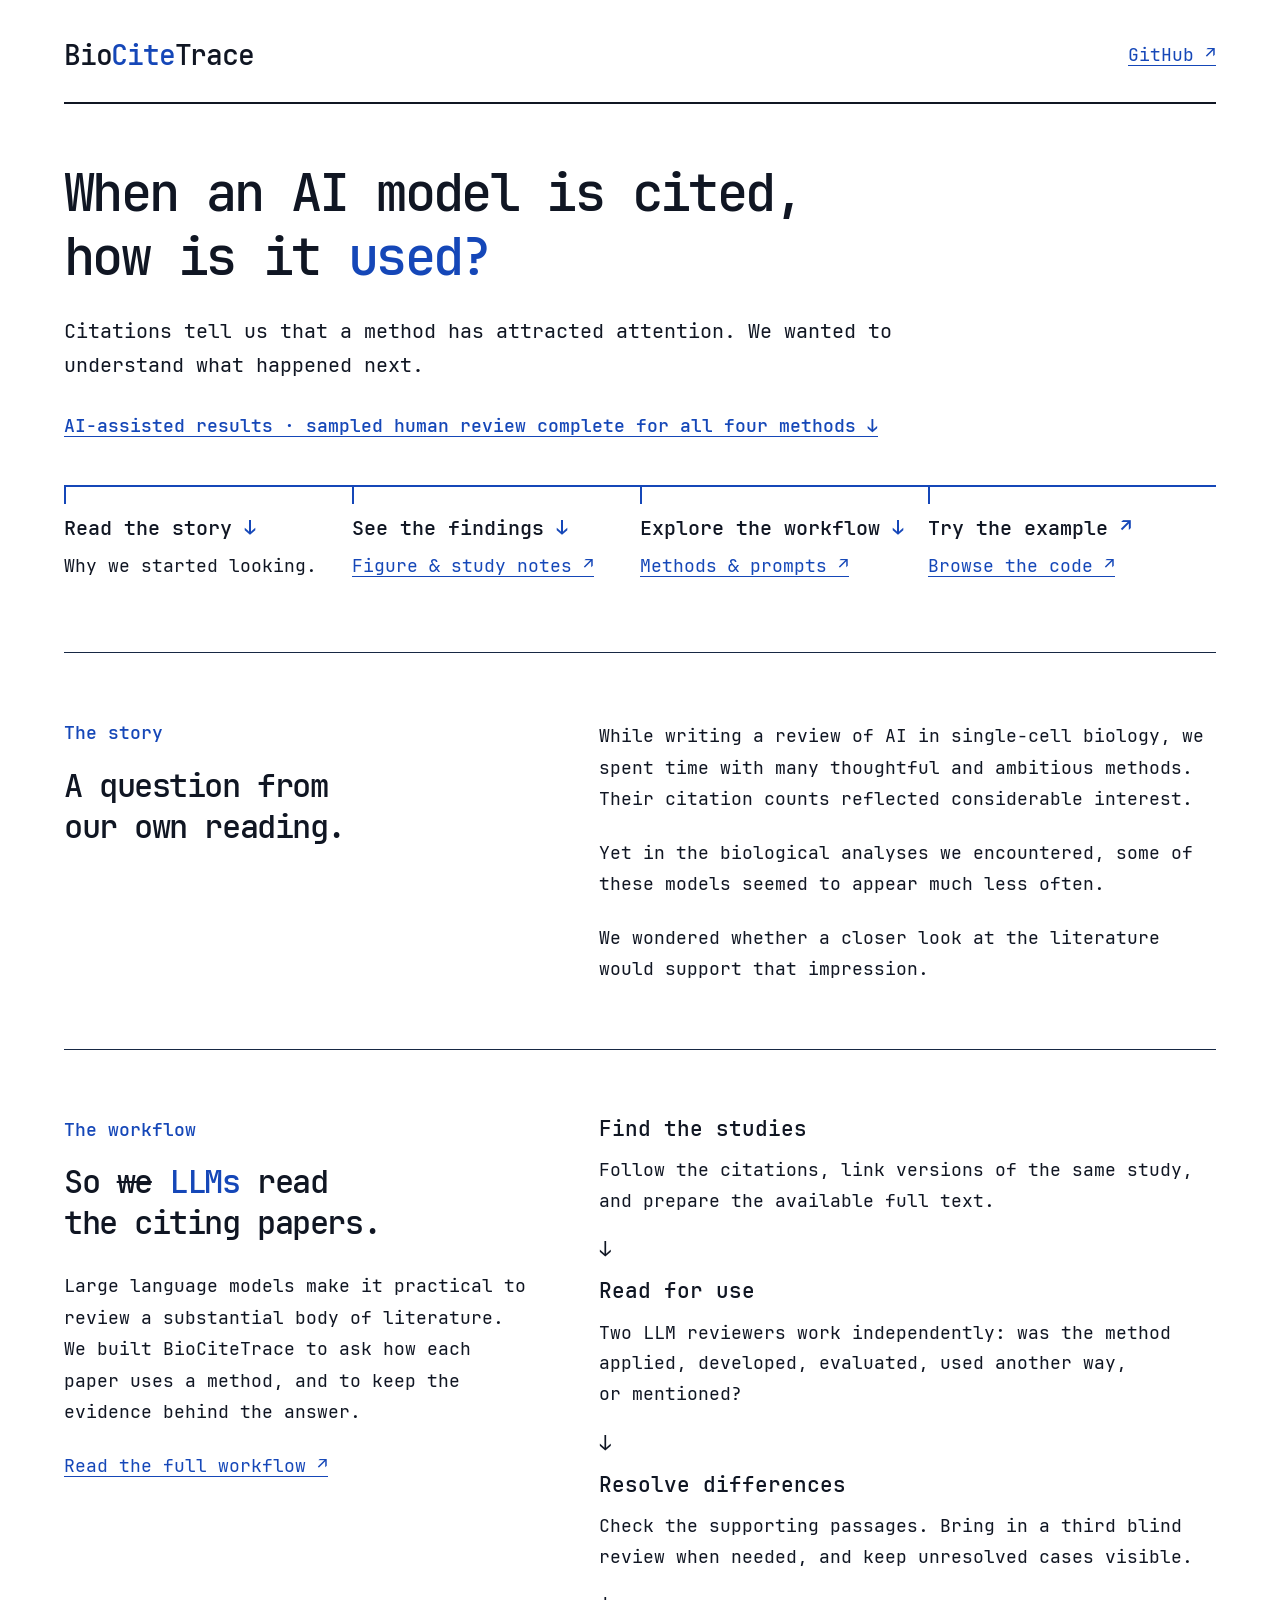
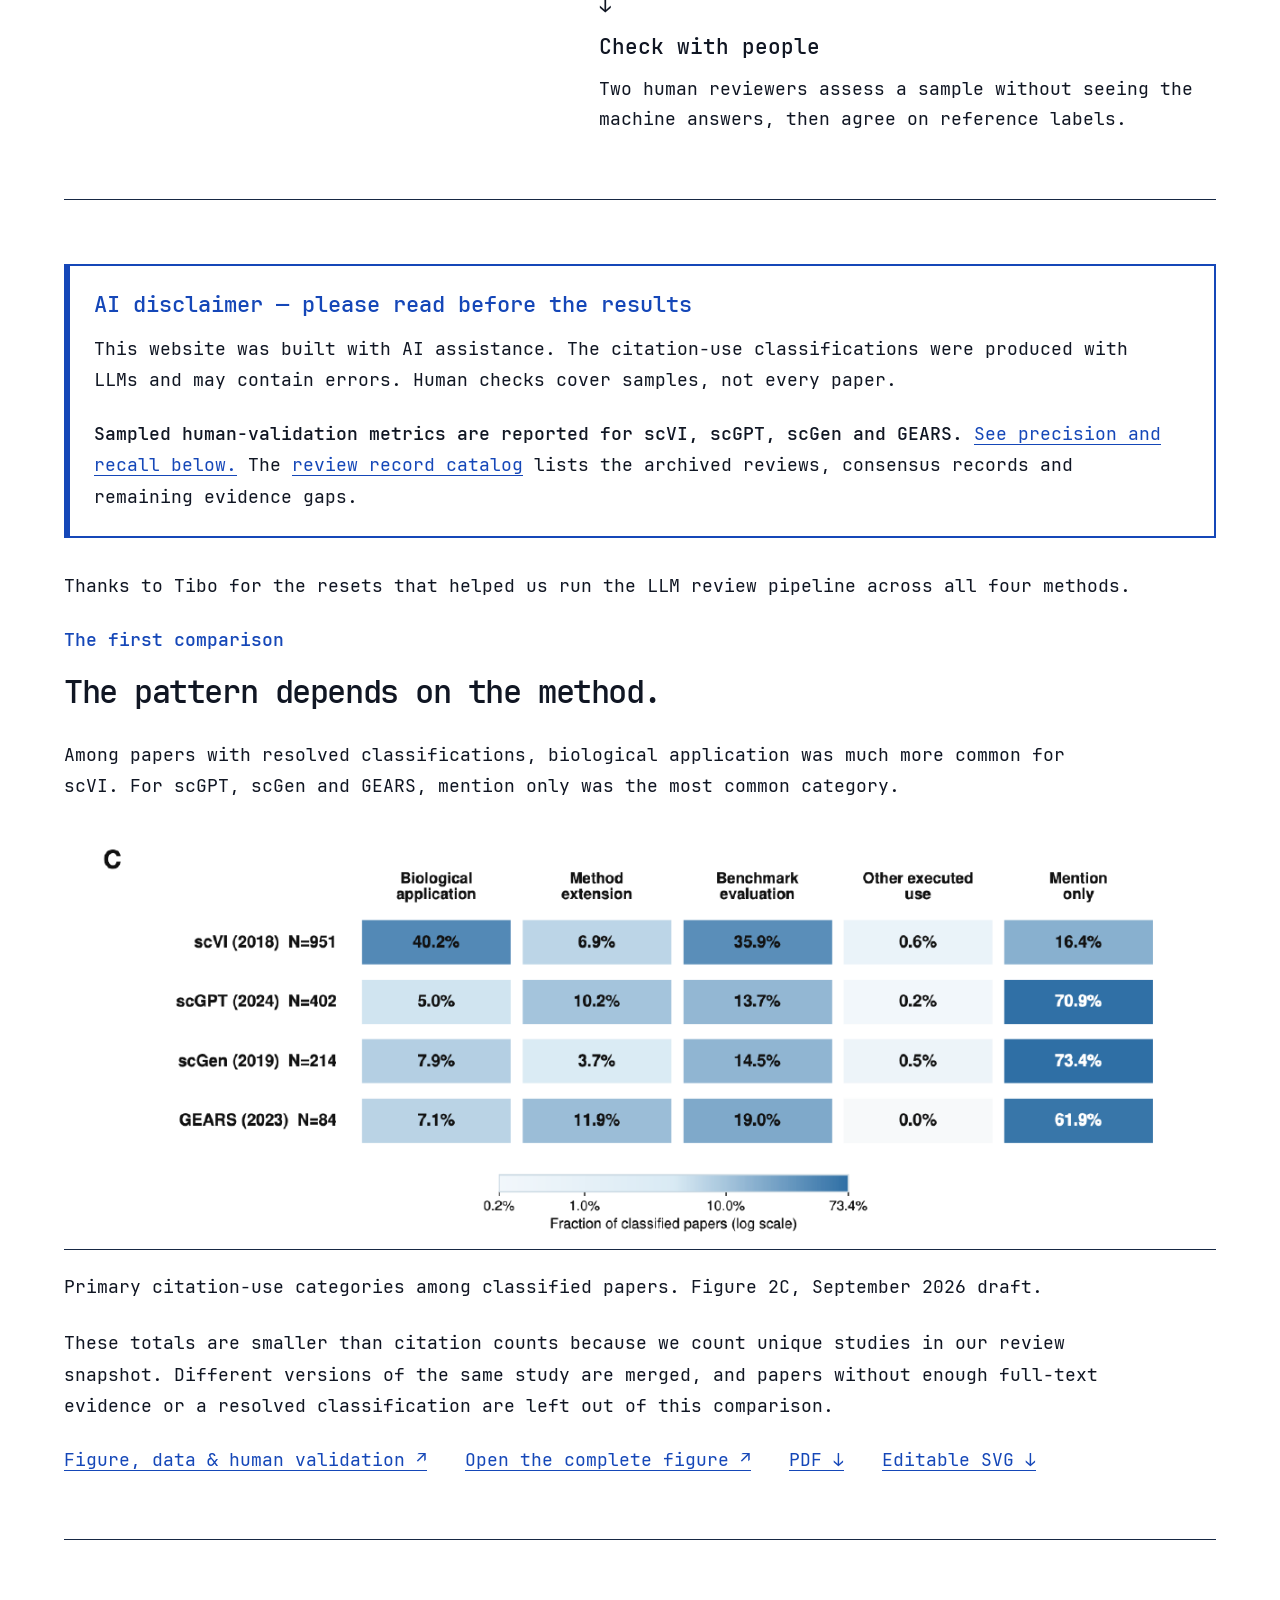
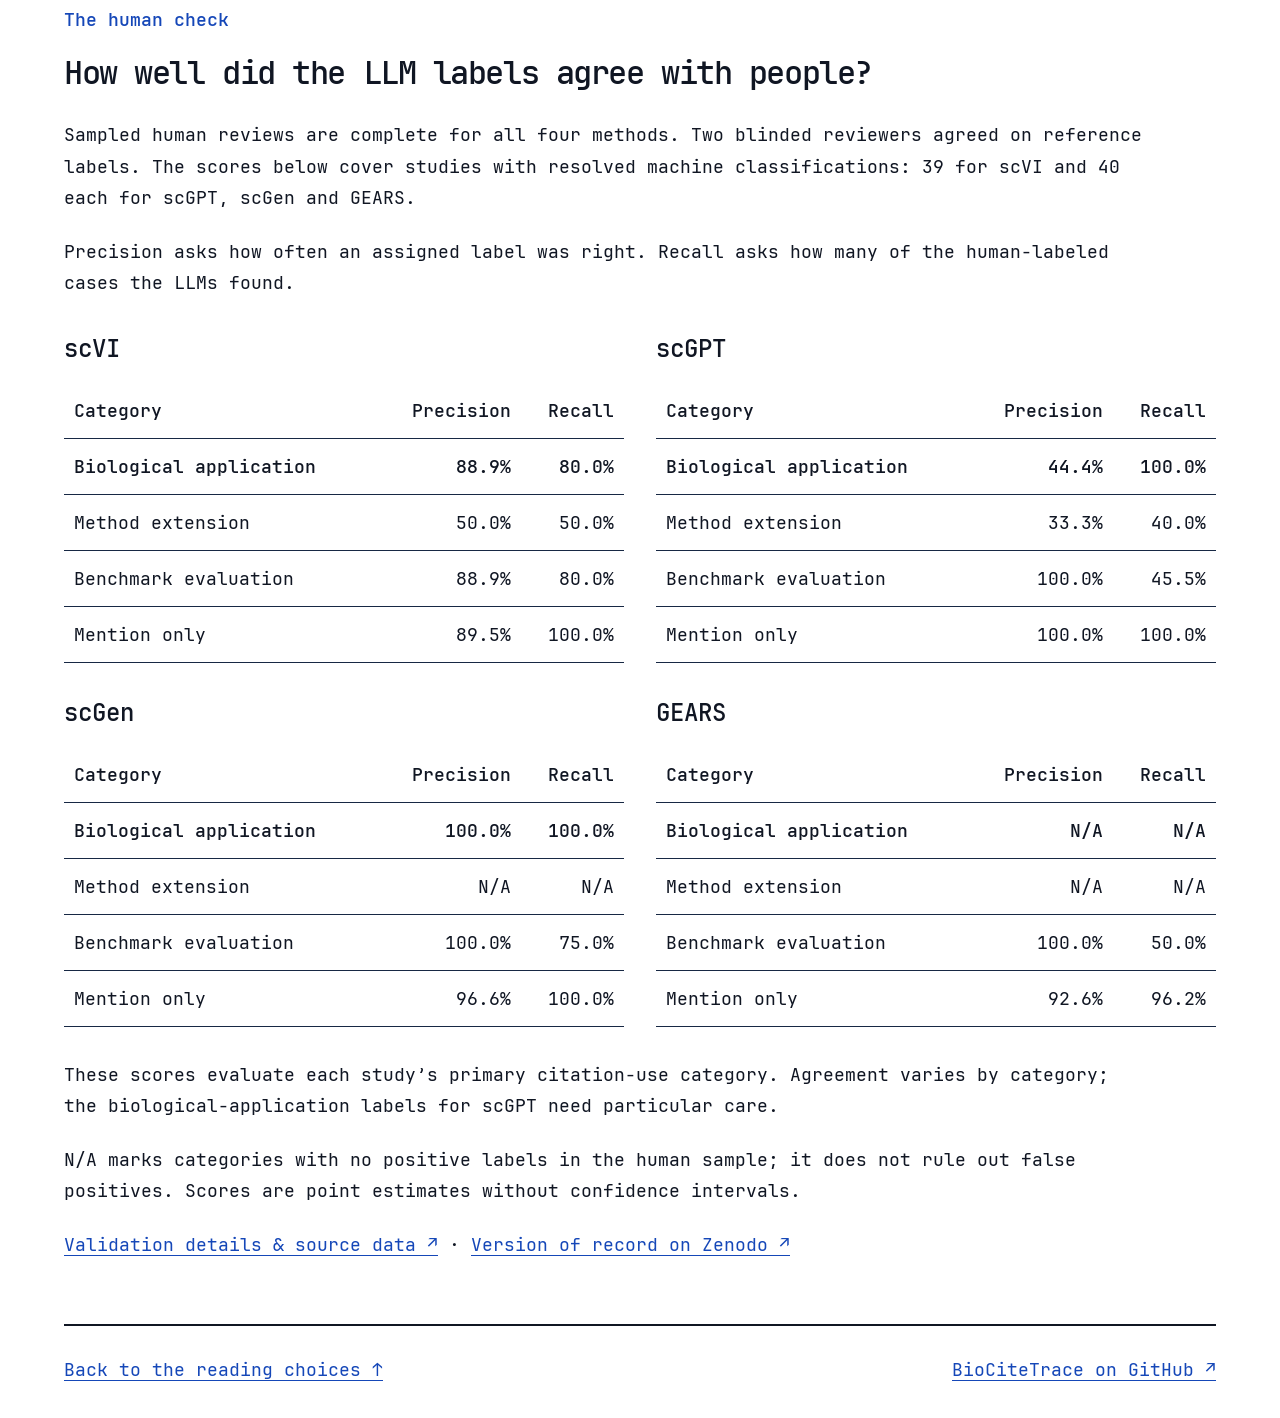
<file: site/workflow.html>
<!doctype html>
<html lang="en">
<head>
  <meta charset="utf-8">
  <meta name="viewport" content="width=device-width, initial-scale=1">
  <meta http-equiv="refresh" content="0; url=index.html#workflow">
  <title>BioCiteTrace</title>
  <link rel="stylesheet" href="assets/story.css">
</head>
<body><main class="redirect"><a href="index.html#workflow">Continue to BioCiteTrace →</a></main></body>
</html>
</file>
<file: site/assets/story.css>
@font-face {
  font-family: 'JetBrains Mono';
  src: url('fonts/JetBrainsMono-Regular.woff2') format('woff2');
  font-weight: 400;
  font-style: normal;
  font-display: swap;
}
@font-face {
  font-family: 'JetBrains Mono';
  src: url('fonts/JetBrainsMono-SemiBold.woff2') format('woff2');
  font-weight: 600;
  font-style: normal;
  font-display: swap;
}
:root {
  color-scheme: light;
  --paper: #ffffff;
  --ink: #101623;
  --accent: #1547b8;
  --line: #172844;
  --hover: #edf3ff;
  --mono: 'JetBrains Mono', 'SFMono-Regular', Consolas, 'Liberation Mono', monospace;
}
* { box-sizing: border-box; }
html { background: var(--paper); scroll-padding-top: 32px; }
body {
  margin: 0;
  color: var(--ink);
  font-family: var(--mono);
  font-size: 18px;
  font-weight: 400;
  line-height: 1.75;
  -webkit-font-smoothing: antialiased;
}
a { color: var(--accent); text-underline-offset: .22em; text-decoration-thickness: 1px; }
a:hover { text-decoration-thickness: 2px; }
a:focus-visible, [tabindex]:focus-visible { outline: 3px solid var(--accent); outline-offset: 5px; }
::selection { background: #c9ddff; color: var(--ink); }
p { margin: 0 0 22px; text-wrap: pretty; }
p:last-child { margin-bottom: 0; }
.skip-link { position: absolute; top: -120px; left: 24px; padding: 12px; background: white; z-index: 5; }
.skip-link:focus { top: 12px; }
.page { max-width: 1360px; margin: 0 auto; padding: 30px 64px 32px; }
.masthead { display: flex; align-items: center; justify-content: space-between; gap: 24px; padding-bottom: 23px; border-bottom: 2px solid var(--ink); }
.brand { color: var(--ink); font-size: 28px; font-weight: 600; text-decoration: none; letter-spacing: -1.2px; }
.brand span { color: var(--accent); }
.repo-link { font-size: 18px; }
.opening { padding: 56px 0 66px; }
h1 { font-size: clamp(34px, 4.1vw, 54px); font-weight: 600; line-height: 1.22; letter-spacing: -.05em; margin: 0 0 26px; max-width: 1080px; text-wrap: balance; }
h1 span { color: var(--accent); }
.lede { font-size: 20px; line-height: 1.7; max-width: 900px; }
.entry-points { margin-top: 43px; }
.entry-points ul { list-style: none; display: grid; grid-template-columns: repeat(4, minmax(0, 1fr)); padding: 0; margin: 0; border-top: 2px solid var(--accent); }
.entry-points li { position: relative; padding: 27px 20px 6px 0; }
.entry-points li::before { content: ''; position: absolute; top: 0; left: 0; height: 17px; border-left: 2px solid var(--accent); }
.entry-title { display: block; width: fit-content; margin-bottom: 10px; color: var(--ink); font-size: 20px; font-weight: 600; line-height: 1.4; text-decoration: none; }
.entry-title span { color: var(--accent); }
.entry-title:hover { color: var(--accent); text-decoration: underline; }
.entry-detail, .entry-points p { display: block; font-size: 18px; line-height: 1.6; }
.section { display: grid; grid-template-columns: minmax(0, .9fr) minmax(0, 1.2fr); gap: 72px; padding: 64px 0; border-top: 1px solid var(--line); scroll-margin-top: 24px; }
.section-label { font-size: 18px; font-weight: 600; color: var(--accent); margin: 0 0 17px; }
h2 { font-size: clamp(28px, 2.5vw, 36px); font-weight: 600; letter-spacing: -.045em; line-height: 1.28; margin: 0 0 26px; text-wrap: balance; }
.prose { padding-top: 3px; }
.reviewer-name { color: var(--accent); }
h2 del { text-decoration-thickness: .06em; }
.steps { list-style: none; margin: 0; padding: 0; }
.steps li { position: relative; padding: 0 0 24px; }
.steps li + li { padding-top: 36px; }
.steps li:last-child { padding-bottom: 0; }
.steps li + li::before { content: '↓'; position: absolute; top: -6px; left: 0; color: var(--ink); font-size: 21px; line-height: 1.4; }
h3 { font-size: 21px; font-weight: 600; line-height: 1.4; margin: 0 0 12px; }
.steps p { font-size: 18px; line-height: 1.7; }
.findings { display: block; }
.results-intro { max-width: 1060px; }
figure { margin: 34px 0 24px; }
.figure-scroll { max-width: 100%; overflow-x: auto; background: white; border-bottom: 1px solid var(--line); scrollbar-color: var(--accent) white; }
.figure-scroll img { display: block; width: 100%; min-width: 1150px; height: auto; }
figcaption { margin-top: 22px; font-size: 18px; line-height: 1.7; color: var(--ink); max-width: 1000px; }
.scope-note { font-size: 18px; line-height: 1.75; max-width: 1060px; }
.result-links { display: flex; flex-wrap: wrap; gap: 16px 38px; }
footer { display: flex; flex-wrap: wrap; justify-content: space-between; gap: 20px; padding-top: 28px; border-top: 2px solid var(--ink); font-size: 18px; }
.redirect { margin: 70px auto; max-width: 800px; padding: 24px; }
@media (max-width: 1100px) {
  .page { padding-right: 40px; padding-left: 40px; }
  .entry-points ul { grid-template-columns: repeat(2, minmax(0, 1fr)); gap: 22px 28px; border: 0; }
  .entry-points li { border-top: 2px solid var(--accent); }
  .section { gap: 40px; }
}
@media (max-width: 760px) {
  .page { padding: 24px; }
  .opening { padding: 38px 0 44px; }
  h1 { font-size: clamp(32px, 6.5vw, 44px); }
  h1 br { display: none; }
  .lede { font-size: 18px; }
  .section { grid-template-columns: 1fr; gap: 24px; padding: 44px 0; }
  .section-heading h2 { max-width: 600px; }
  .entry-title { font-size: 20px; }
  .entry-points li { padding-right: 0; }
  .brand { font-size: 24px; }
}
@media (max-width: 470px) {
  .page { padding: 20px; }
  .masthead { align-items: flex-start; gap: 14px; }
  .repo-link { padding-top: 3px; }
  .entry-points ul { grid-template-columns: 1fr; gap: 22px; }
  .entry-points li { padding-top: 23px; }
  .entry-title { margin-bottom: 7px; }
  h2 { font-size: 28px; }
}
@media print {
  .page { max-width: none; padding: 0; }
  .skip-link, .entry-points, footer { display: none; }
  .section { display: block; padding: 30px 0; }
  .figure-scroll { overflow: visible; }
  .figure-scroll img { min-width: 0; }
}

.review-status { font-size: 18px; font-weight: 600; margin-top: 28px; }
.ai-disclaimer { border: 2px solid var(--accent); border-left-width: 6px; padding: 24px; margin-bottom: 32px; scroll-margin-top: 24px; }
.ai-disclaimer h3 { color: var(--accent); font-size: 22px; }
.ai-disclaimer p { font-size: 18px; max-width: 1080px; }

.human-validation { display: block; }
.human-validation > p { max-width: 1080px; }
.validation-tables { display: grid; grid-template-columns: repeat(2, minmax(0, 1fr)); gap: 32px; margin: 32px 0; }
.validation-table-scroll { overflow-x: auto; }
.validation-table { width: 100%; min-width: 440px; border-collapse: collapse; font-size: 18px; line-height: 1.5; }
.validation-table caption { text-align: left; font-size: 24px; font-weight: 600; margin-bottom: 16px; }
.validation-table th, .validation-table td { padding: 14px 10px; border-bottom: 1px solid var(--line); text-align: right; }
.validation-table th:first-child { text-align: left; }
.validation-table tbody th { font-weight: 400; }
.validation-table tbody tr:first-child th, .validation-table tbody tr:first-child td { font-weight: 600; }
@media (max-width: 1100px) { .validation-tables { grid-template-columns: 1fr; } }
</file>
